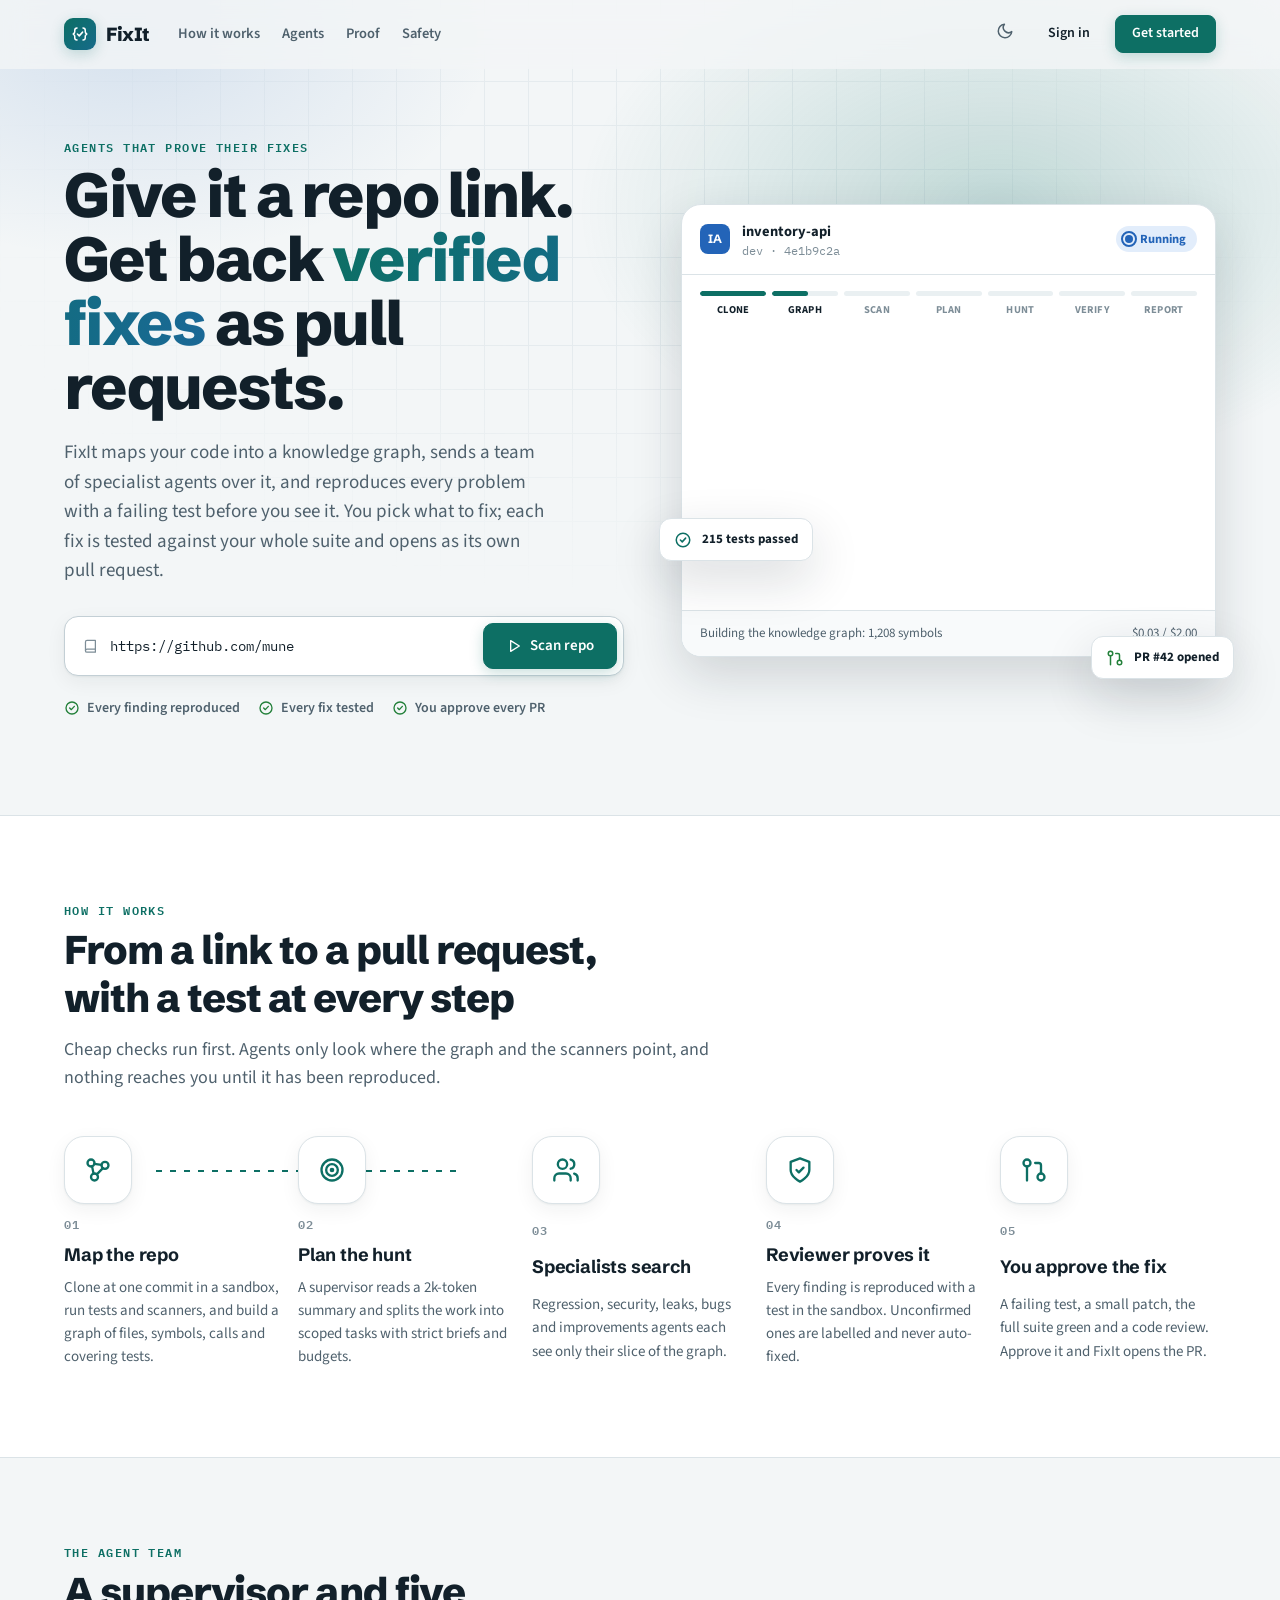
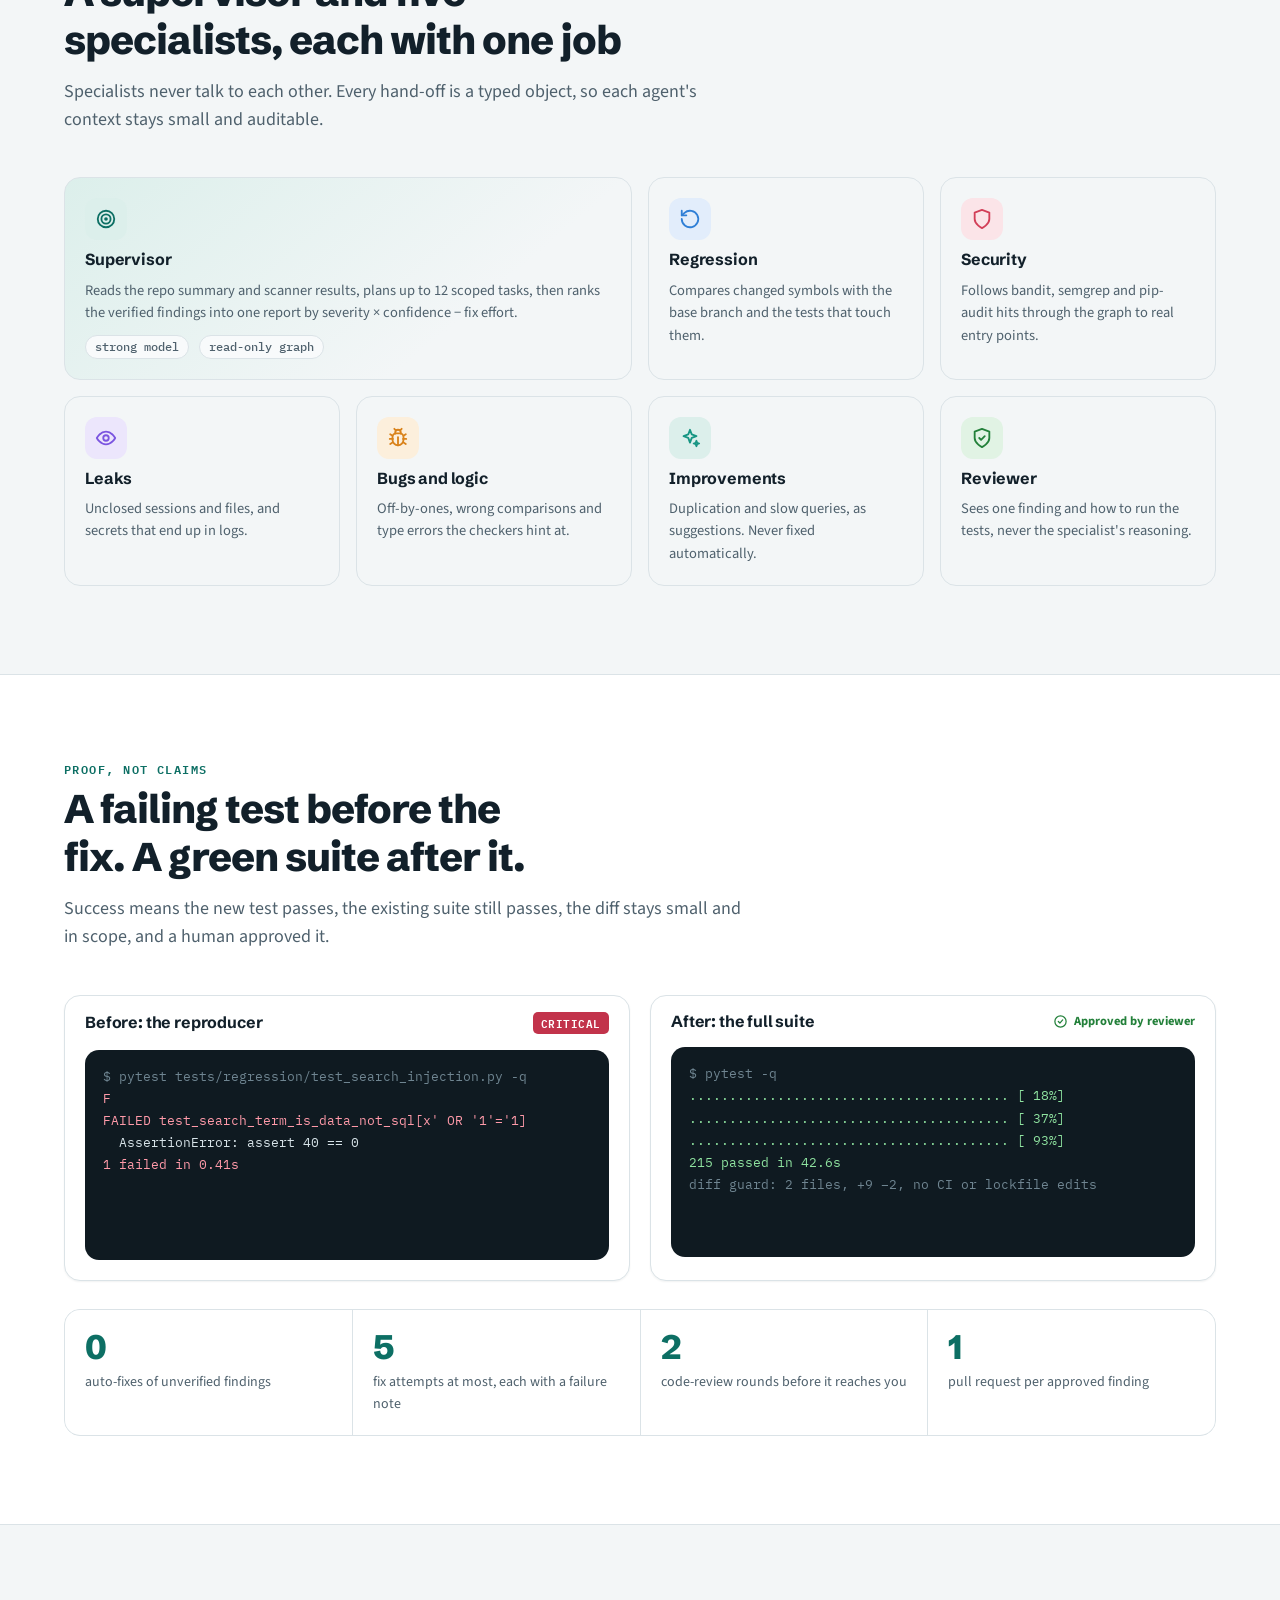
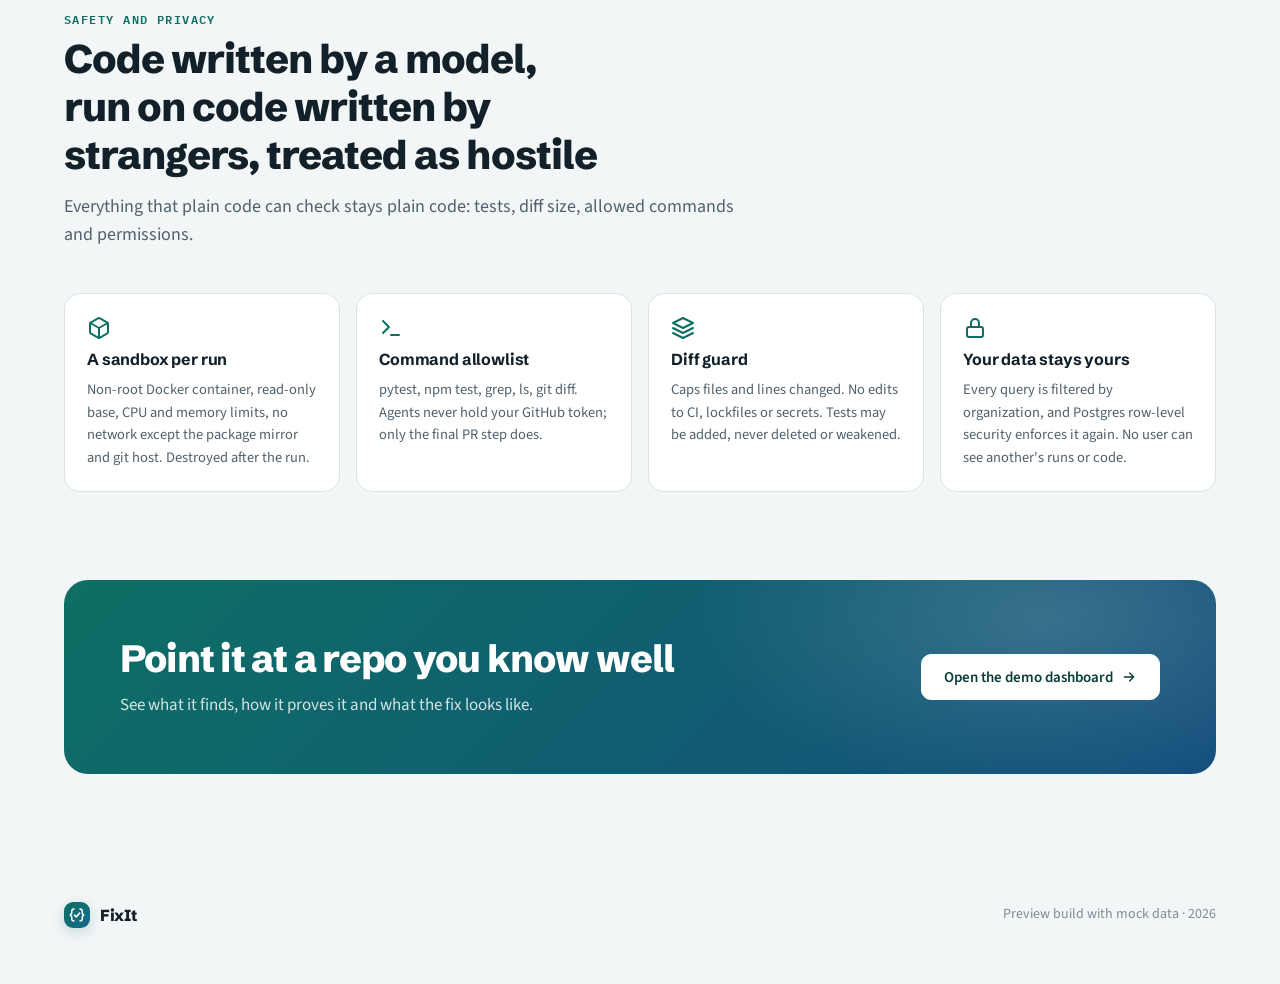
<file: index.html>
<!doctype html>
<html lang="en">
  <head>
    <meta charset="utf-8" />
    <meta name="viewport" content="width=device-width, initial-scale=1" />
    <title>FixIt · Verified bug fixes as pull requests</title>
    <meta name="description" content="Give FixIt a repo link. A team of agents finds problems, proves each one with a test, and opens one pull request per fix you approve." />
    <link rel="icon" href="assets/img/favicon.svg" type="image/svg+xml" />
    <link rel="preconnect" href="https://fonts.googleapis.com" />
    <link rel="preconnect" href="https://fonts.gstatic.com" crossorigin />
    <link rel="stylesheet" href="https://fonts.googleapis.com/css2?family=IBM+Plex+Mono:wght@400;500;600&family=Schibsted+Grotesk:wght@500;700;800&family=Source+Sans+3:wght@400;600;700&display=swap" />
    <link rel="stylesheet" href="assets/css/main.css" />
    <link rel="stylesheet" href="assets/css/landing.css" />
    <script>try{var t=localStorage.getItem("fixit.theme");if(t)document.documentElement.setAttribute("data-theme",t)}catch(e){}</script>
  </head>
  <body class="site">
    <header class="site-nav" id="site-nav">
      <div class="inner">
        <a class="brand" href="index.html"><span class="brand-mark"><i data-icon="logo"></i></span>FixIt</a>
        <nav class="links" aria-label="Sections">
          <a href="#how">How it works</a>
          <a href="#team">Agents</a>
          <a href="#proof">Proof</a>
          <a href="#safety">Safety</a>
        </nav>
        <div class="cta">
          <button class="icon-btn" data-toggle-theme aria-label="Switch theme"><span data-theme-icon><i data-icon="moon"></i></span></button>
          <a class="btn btn-ghost" href="signin.html">Sign in</a>
          <a class="btn btn-primary" href="signin.html?mode=signup">Get started</a>
        </div>
      </div>
    </header>

    <main>
      <section class="hero">
        <div class="wrap hero-grid">
          <div>
            <div class="eyebrow">Agents that prove their fixes</div>
            <h1>Give it a repo link.<br />Get back <span class="accent">verified fixes</span> as pull requests.</h1>
            <p class="lede">FixIt maps your code into a knowledge graph, sends a team of specialist agents over it, and reproduces every problem with a failing test before you see it. You pick what to fix; each fix is tested against your whole suite and opens as its own pull request.</p>

            <form class="hero-form" id="hero-form" action="signin.html">
              <label class="input-group">
                <span class="addon"><i data-icon="gitRepo"></i></span>
                <input class="input" id="hero-url" aria-label="Repository URL" placeholder="https://github.com/owner/repo" autocomplete="off" />
              </label>
              <button class="btn btn-primary btn-lg" type="submit"><i data-icon="play"></i>Scan repo</button>
            </form>

            <div class="proof-row">
              <span><i data-icon="checkCircle"></i>Every finding reproduced</span>
              <span><i data-icon="checkCircle"></i>Every fix tested</span>
              <span><i data-icon="checkCircle"></i>You approve every PR</span>
            </div>
          </div>

          <div class="demo" aria-label="Example run">
            <div class="demo-badge tests"><i data-icon="checkCircle"></i><span>215 tests passed</span></div>
            <div class="demo-card">
              <div class="demo-top">
                <span class="repo-avatar" style="background:#2364b8">IA</span>
                <div class="repo">inventory-api<span>dev · 4e1b9c2a</span></div>
                <span class="pill pill-running is-live" id="demo-pill"><span class="dot"></span><span id="demo-status">Running</span></span>
              </div>
              <div class="demo-phases" id="demo-phases"></div>
              <div class="demo-list" id="demo-list"></div>
              <div class="demo-foot"><span id="demo-step">Cloning into a sandbox…</span><span class="num" id="demo-cost">$0.00 / $2.00</span></div>
            </div>
            <div class="demo-badge pr"><i data-icon="pr"></i><span>PR #42 opened</span></div>
          </div>
        </div>
      </section>

      <section class="section alt" id="how">
        <div class="wrap">
          <div class="section-head reveal">
            <div class="eyebrow">How it works</div>
            <h2>From a link to a pull request, with a test at every step</h2>
            <p>Cheap checks run first. Agents only look where the graph and the scanners point, and nothing reaches you until it has been reproduced.</p>
          </div>
          <div class="flow">
            <svg class="flow-line" preserveAspectRatio="none" aria-hidden="true"><line x1="0" y1="1" x2="100%" y2="1" /></svg>
            <div class="flow-step reveal">
              <div class="flow-icon"><i data-icon="graph"></i></div>
              <span class="n">01</span>
              <h3>Map the repo</h3>
              <p>Clone at one commit in a sandbox, run tests and scanners, and build a graph of files, symbols, calls and covering tests.</p>
            </div>
            <div class="flow-step reveal">
              <div class="flow-icon"><i data-icon="target"></i></div>
              <span class="n">02</span>
              <h3>Plan the hunt</h3>
              <p>A supervisor reads a 2k-token summary and splits the work into scoped tasks with strict briefs and budgets.</p>
            </div>
            <div class="flow-step reveal">
              <div class="flow-icon"><i data-icon="users"></i></div>
              <span class="n">03</span>
              <h3>Specialists search</h3>
              <p>Regression, security, leaks, bugs and improvements agents each see only their slice of the graph.</p>
            </div>
            <div class="flow-step reveal">
              <div class="flow-icon"><i data-icon="shieldCheck"></i></div>
              <span class="n">04</span>
              <h3>Reviewer proves it</h3>
              <p>Every finding is reproduced with a test in the sandbox. Unconfirmed ones are labelled and never auto-fixed.</p>
            </div>
            <div class="flow-step reveal">
              <div class="flow-icon"><i data-icon="pr"></i></div>
              <span class="n">05</span>
              <h3>You approve the fix</h3>
              <p>A failing test, a small patch, the full suite green and a code review. Approve it and FixIt opens the PR.</p>
            </div>
          </div>
        </div>
      </section>

      <section class="section" id="team">
        <div class="wrap">
          <div class="section-head reveal">
            <div class="eyebrow">The agent team</div>
            <h2>A supervisor and five specialists, each with one job</h2>
            <p>Specialists never talk to each other. Every hand-off is a typed object, so each agent's context stays small and auditable.</p>
          </div>
          <div class="team">
            <div class="agent-tile lead reveal">
              <span class="ic" style="background:var(--accent-soft);color:var(--accent)"><i data-icon="target"></i></span>
              <h3>Supervisor</h3>
              <p>Reads the repo summary and scanner results, plans up to 12 scoped tasks, then ranks the verified findings into one report by severity × confidence − fix effort.</p>
              <div class="row"><span class="chip chip-mono">strong model</span><span class="chip chip-mono">read-only graph</span></div>
            </div>
            <div class="agent-tile reveal">
              <span class="ic" style="background:var(--info-soft);color:var(--cat-regression)"><i data-icon="replay"></i></span>
              <h3>Regression</h3>
              <p>Compares changed symbols with the base branch and the tests that touch them.</p>
            </div>
            <div class="agent-tile reveal">
              <span class="ic" style="background:var(--danger-soft);color:var(--cat-security)"><i data-icon="shield"></i></span>
              <h3>Security</h3>
              <p>Follows bandit, semgrep and pip-audit hits through the graph to real entry points.</p>
            </div>
            <div class="agent-tile reveal">
              <span class="ic" style="background:var(--violet-soft);color:var(--cat-leak)"><i data-icon="eye"></i></span>
              <h3>Leaks</h3>
              <p>Unclosed sessions and files, and secrets that end up in logs.</p>
            </div>
            <div class="agent-tile reveal">
              <span class="ic" style="background:var(--warn-soft);color:var(--cat-bug)"><i data-icon="bug"></i></span>
              <h3>Bugs and logic</h3>
              <p>Off-by-ones, wrong comparisons and type errors the checkers hint at.</p>
            </div>
            <div class="agent-tile reveal">
              <span class="ic" style="background:var(--accent-soft);color:var(--cat-improvement)"><i data-icon="sparkles"></i></span>
              <h3>Improvements</h3>
              <p>Duplication and slow queries, as suggestions. Never fixed automatically.</p>
            </div>
            <div class="agent-tile reveal">
              <span class="ic" style="background:var(--ok-soft);color:var(--ok)"><i data-icon="shieldCheck"></i></span>
              <h3>Reviewer</h3>
              <p>Sees one finding and how to run the tests, never the specialist's reasoning.</p>
            </div>
          </div>
        </div>
      </section>

      <section class="section alt" id="proof">
        <div class="wrap">
          <div class="section-head reveal">
            <div class="eyebrow">Proof, not claims</div>
            <h2>A failing test before the fix. A green suite after it.</h2>
            <p>Success means the new test passes, the existing suite still passes, the diff stays small and in scope, and a human approved it.</p>
          </div>
          <div class="proof">
            <div class="card reveal">
              <div class="card-head"><h2>Before: the reproducer</h2><span class="sev sev-critical">critical</span></div>
              <div class="card-body">
                <div class="test-run" id="test-before">
                  <div class="dim">$ pytest tests/regression/test_search_injection.py -q</div>
                  <div class="bad">F</div>
                  <div class="bad">FAILED test_search_term_is_data_not_sql[x' OR '1'='1]</div>
                  <div>&nbsp;&nbsp;AssertionError: assert 40 == 0</div>
                  <div class="bad">1 failed in 0.41s</div>
                </div>
              </div>
            </div>
            <div class="card reveal">
              <div class="card-head"><h2>After: the full suite</h2><span class="verdict verdict-confirmed"><i data-icon="checkCircle"></i>Approved by reviewer</span></div>
              <div class="card-body">
                <div class="test-run">
                  <div class="dim">$ pytest -q</div>
                  <div class="ok">........................................ [ 18%]</div>
                  <div class="ok">........................................ [ 37%]</div>
                  <div class="ok">........................................ [ 93%]</div>
                  <div class="ok">215 passed in 42.6s</div>
                  <div class="dim">diff guard: 2 files, +9 −2, no CI or lockfile edits</div>
                </div>
              </div>
            </div>
          </div>
          <div class="stat-strip reveal">
            <div><b data-count="0">0</b><span>auto-fixes of unverified findings</span></div>
            <div><b data-count="5">5</b><span>fix attempts at most, each with a failure note</span></div>
            <div><b data-count="2">2</b><span>code-review rounds before it reaches you</span></div>
            <div><b data-count="1">1</b><span>pull request per approved finding</span></div>
          </div>
        </div>
      </section>

      <section class="section" id="safety">
        <div class="wrap">
          <div class="section-head reveal">
            <div class="eyebrow">Safety and privacy</div>
            <h2>Code written by a model, run on code written by strangers, treated as hostile</h2>
            <p>Everything that plain code can check stays plain code: tests, diff size, allowed commands and permissions.</p>
          </div>
          <div class="safety">
            <div class="box reveal"><i data-icon="box"></i><h3>A sandbox per run</h3><p>Non-root Docker container, read-only base, CPU and memory limits, no network except the package mirror and git host. Destroyed after the run.</p></div>
            <div class="box reveal"><i data-icon="terminal"></i><h3>Command allowlist</h3><p>pytest, npm test, grep, ls, git diff. Agents never hold your GitHub token; only the final PR step does.</p></div>
            <div class="box reveal"><i data-icon="layers"></i><h3>Diff guard</h3><p>Caps files and lines changed. No edits to CI, lockfiles or secrets. Tests may be added, never deleted or weakened.</p></div>
            <div class="box reveal"><i data-icon="lock"></i><h3>Your data stays yours</h3><p>Every query is filtered by organization, and Postgres row-level security enforces it again. No user can see another's runs or code.</p></div>
          </div>
        </div>
      </section>

      <section class="section" style="padding-top:0">
        <div class="wrap">
          <div class="cta-band reveal">
            <div>
              <h2>Point it at a repo you know well</h2>
              <p>See what it finds, how it proves it and what the fix looks like.</p>
            </div>
            <a class="btn btn-lg" href="dashboard.html">Open the demo dashboard<i data-icon="arrowRight"></i></a>
          </div>
        </div>
      </section>
    </main>

    <footer class="site-foot">
      <div class="wrap inner">
        <a class="brand" href="index.html" style="font-size:16px"><span class="brand-mark" style="width:26px;height:26px"><i data-icon="logo"></i></span>FixIt</a>
        <span>Preview build with mock data · <span id="year"></span></span>
      </div>
    </footer>

    <script src="assets/js/mock-data.js"></script>
    <script src="assets/js/api.js"></script>
    <script src="assets/js/ui.js"></script>
    <script src="assets/js/pages/landing.js"></script>
  </body>
</html>
</file>
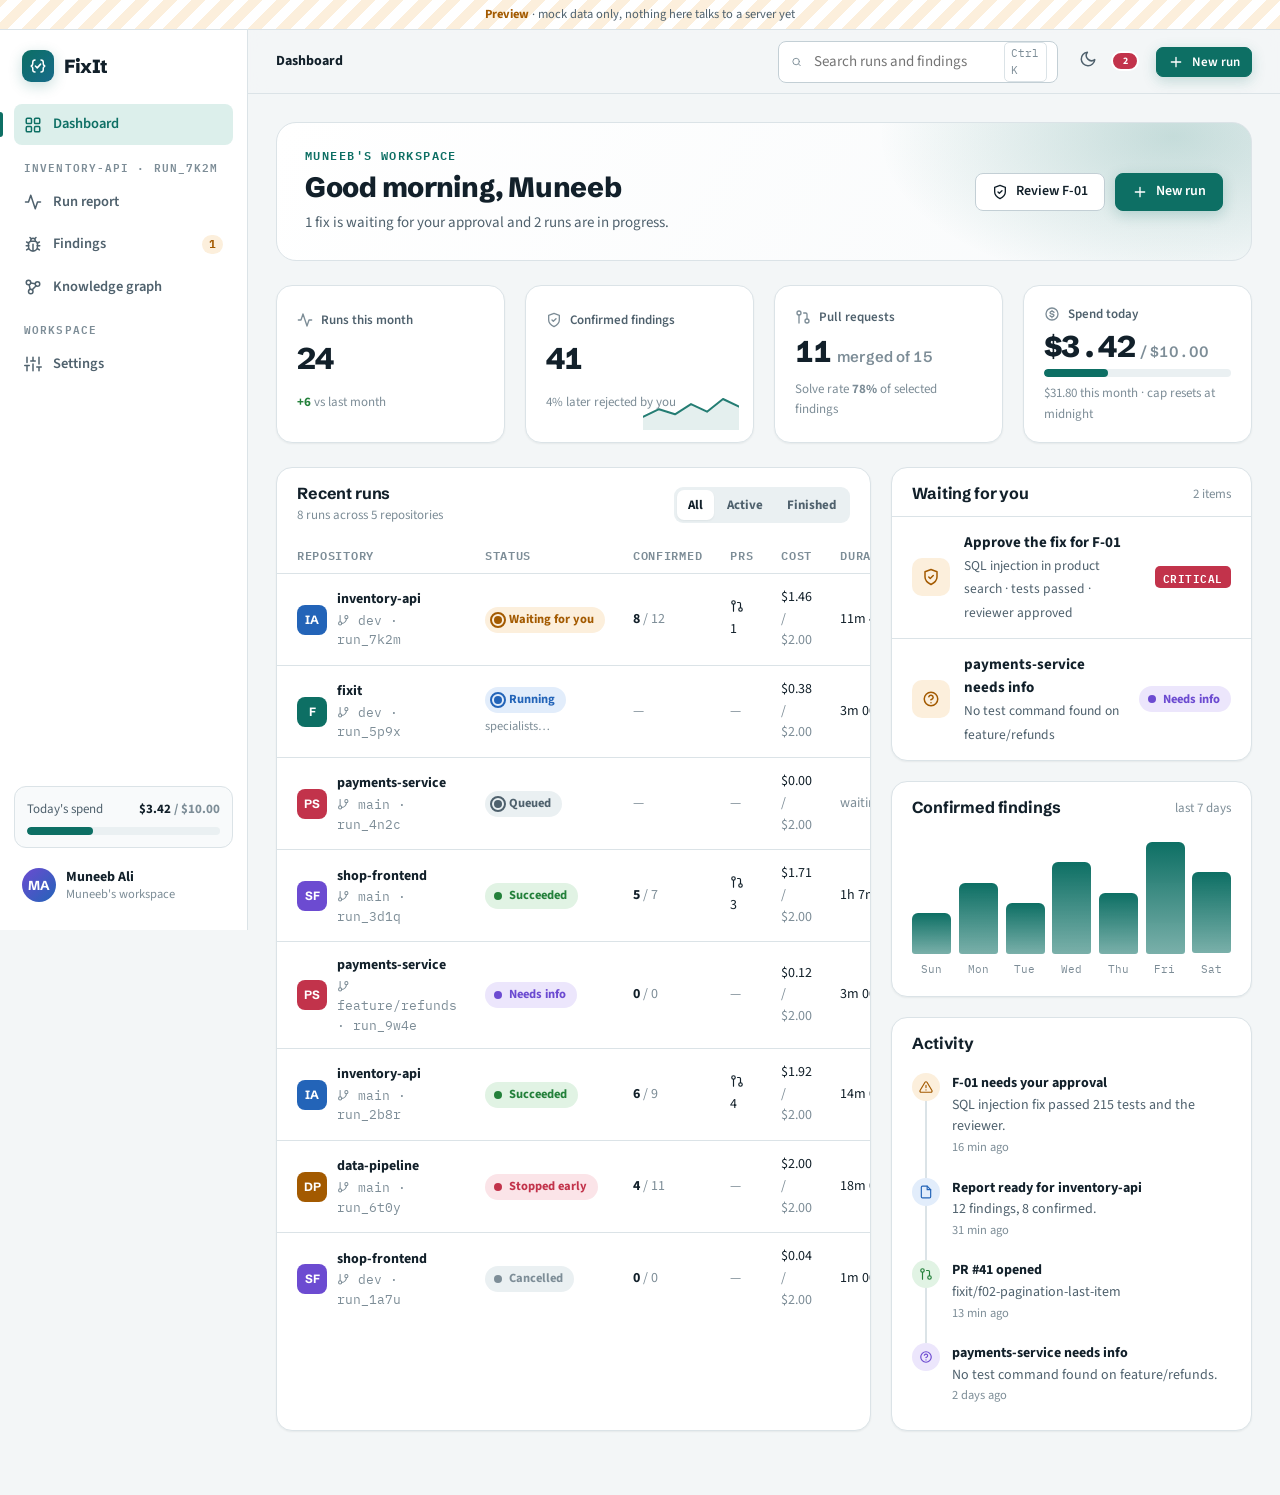
<file: dashboard.html>
<!doctype html>
<html lang="en">
  <head>
    <meta charset="utf-8" />
    <meta name="viewport" content="width=device-width, initial-scale=1" />
    <title>Dashboard · FixIt</title>
    <link rel="icon" href="assets/img/favicon.svg" type="image/svg+xml" />
    <link rel="preconnect" href="https://fonts.googleapis.com" />
    <link rel="preconnect" href="https://fonts.gstatic.com" crossorigin />
    <link rel="stylesheet" href="https://fonts.googleapis.com/css2?family=IBM+Plex+Mono:wght@400;500;600&family=Schibsted+Grotesk:wght@500;700;800&family=Source+Sans+3:wght@400;600;700&display=swap" />
    <link rel="stylesheet" href="assets/css/main.css" />
    <link rel="stylesheet" href="assets/css/pages.css" />
    <script>try{var t=localStorage.getItem("fixit.theme");if(t)document.documentElement.setAttribute("data-theme",t)}catch(e){}</script>
  </head>
  <body>
    <noscript>This preview needs JavaScript to render its mock data.</noscript>
    <script src="assets/js/mock-data.js"></script>
    <script src="assets/js/api.js"></script>
    <script src="assets/js/ui.js"></script>
    <script src="assets/js/pages/dashboard.js"></script>
  </body>
</html>
</file>
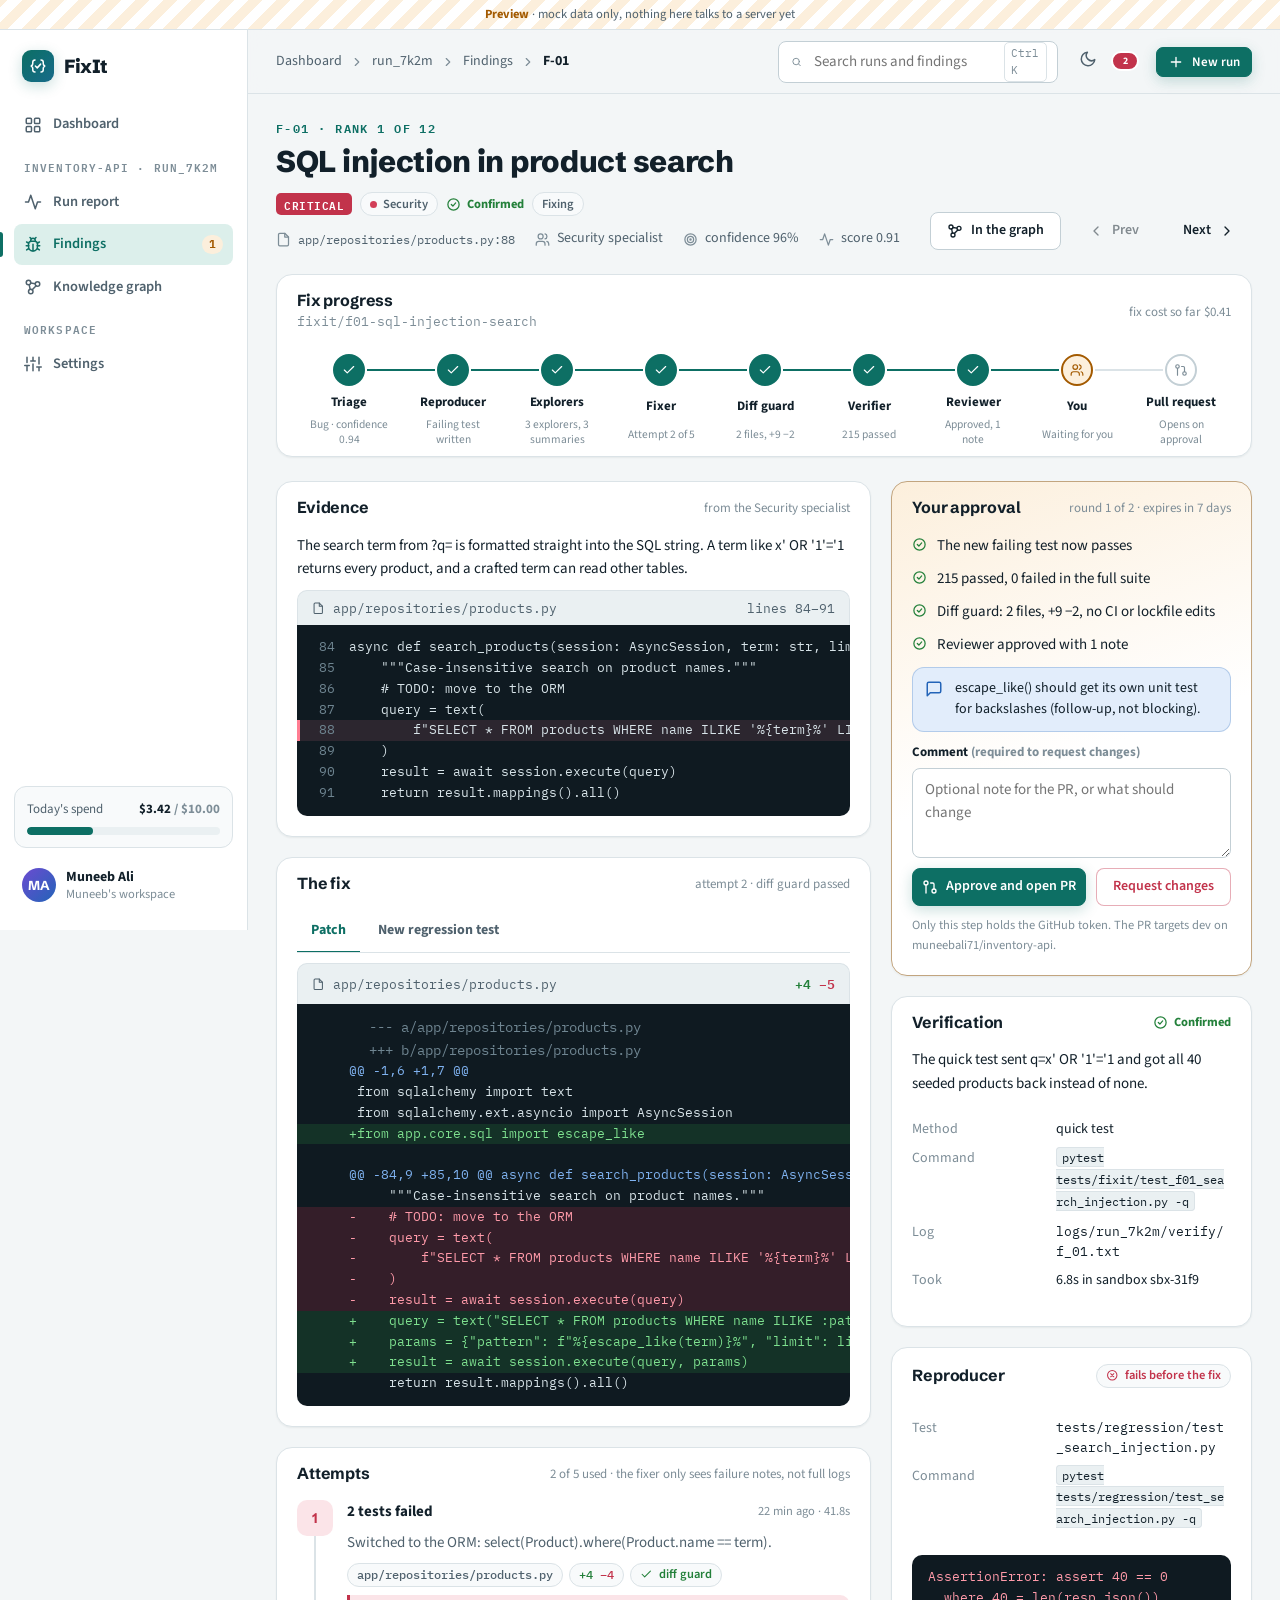
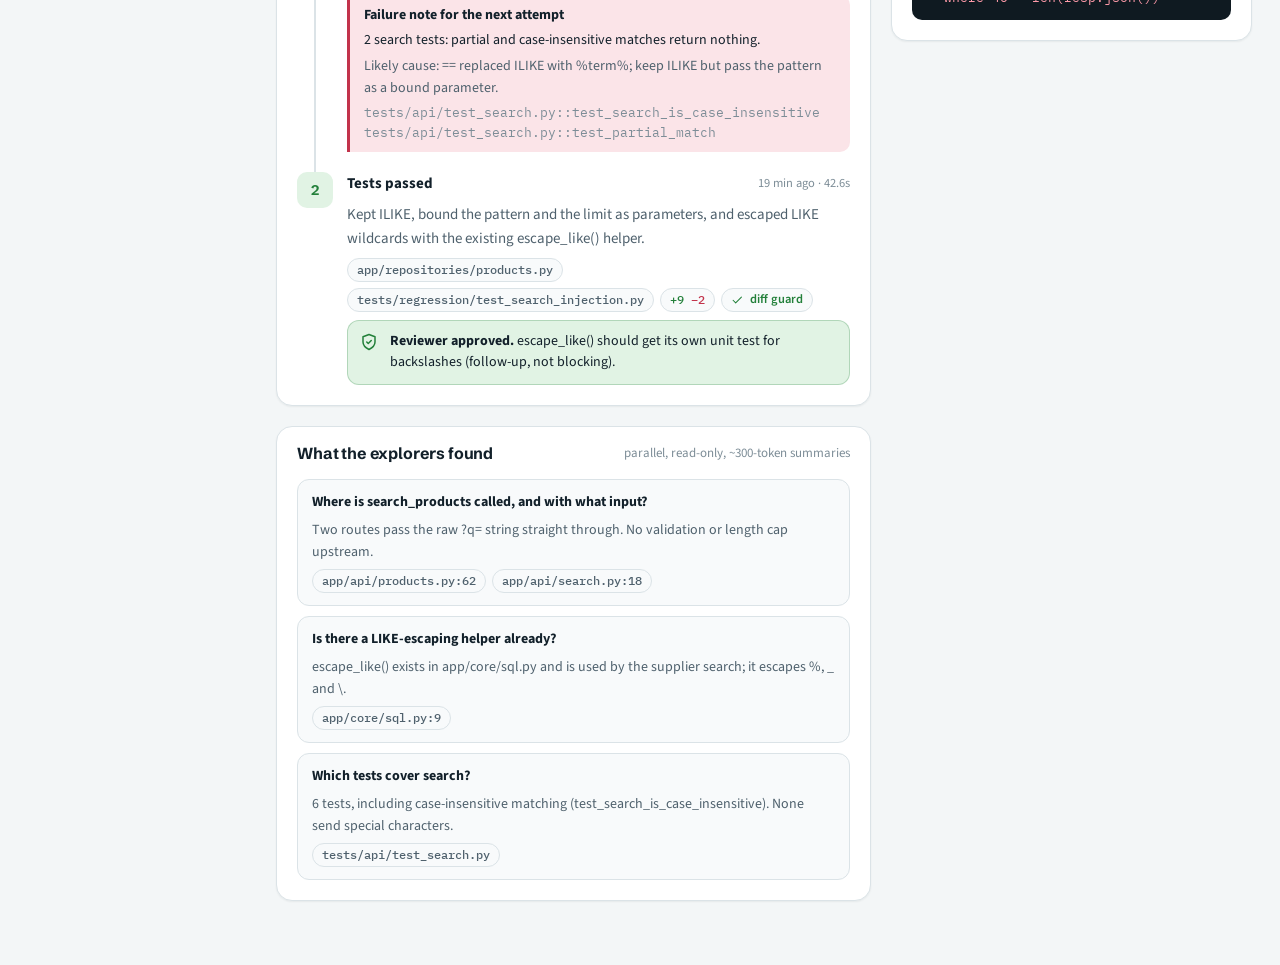
<file: finding.html>
<!doctype html>
<html lang="en">
  <head>
    <meta charset="utf-8" />
    <meta name="viewport" content="width=device-width, initial-scale=1" />
    <title>Finding · FixIt</title>
    <link rel="icon" href="assets/img/favicon.svg" type="image/svg+xml" />
    <link rel="preconnect" href="https://fonts.googleapis.com" />
    <link rel="preconnect" href="https://fonts.gstatic.com" crossorigin />
    <link rel="stylesheet" href="https://fonts.googleapis.com/css2?family=IBM+Plex+Mono:wght@400;500;600&family=Schibsted+Grotesk:wght@500;700;800&family=Source+Sans+3:wght@400;600;700&display=swap" />
    <link rel="stylesheet" href="assets/css/main.css" />
    <link rel="stylesheet" href="assets/css/pages.css" />
    <script>try{var t=localStorage.getItem("fixit.theme");if(t)document.documentElement.setAttribute("data-theme",t)}catch(e){}</script>
  </head>
  <body>
    <noscript>This preview needs JavaScript to render its mock data.</noscript>
    <script src="assets/js/mock-data.js"></script>
    <script src="assets/js/api.js"></script>
    <script src="assets/js/ui.js"></script>
    <script src="assets/js/pages/finding.js"></script>
  </body>
</html>
</file>
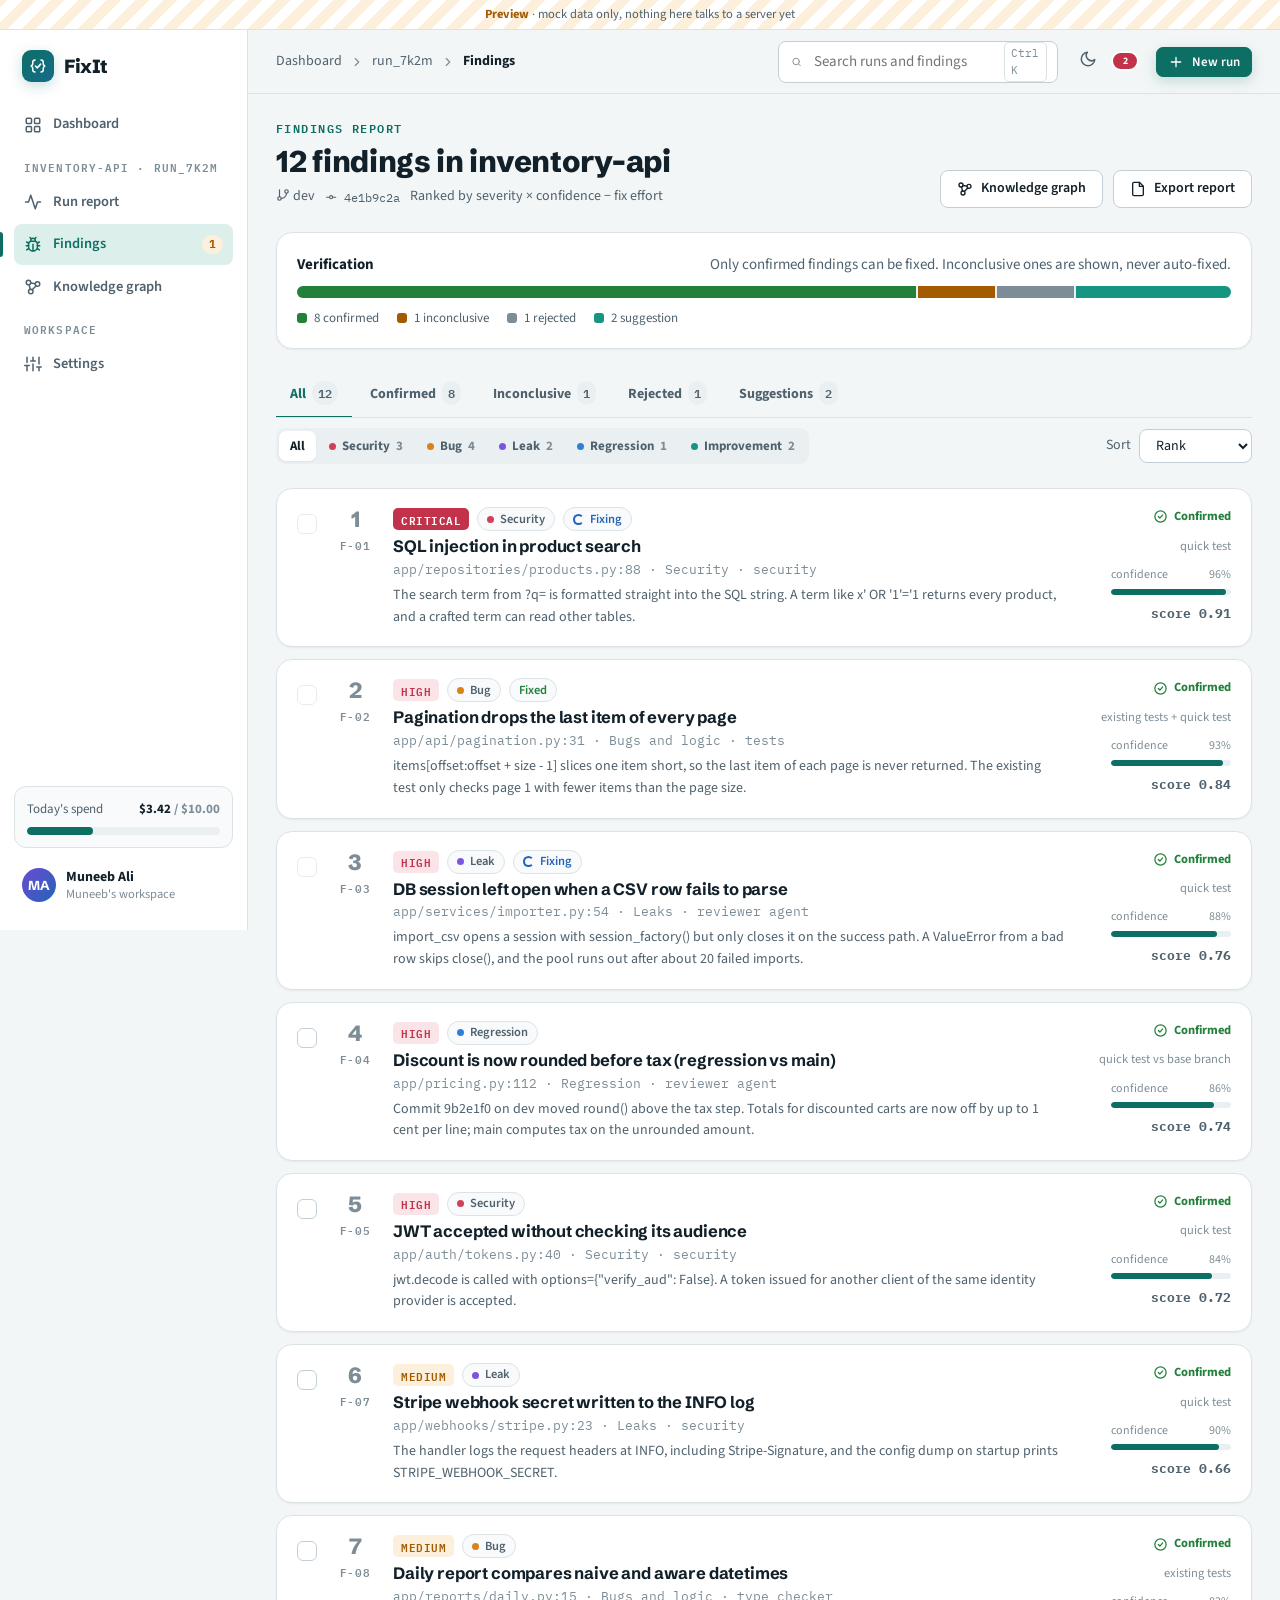
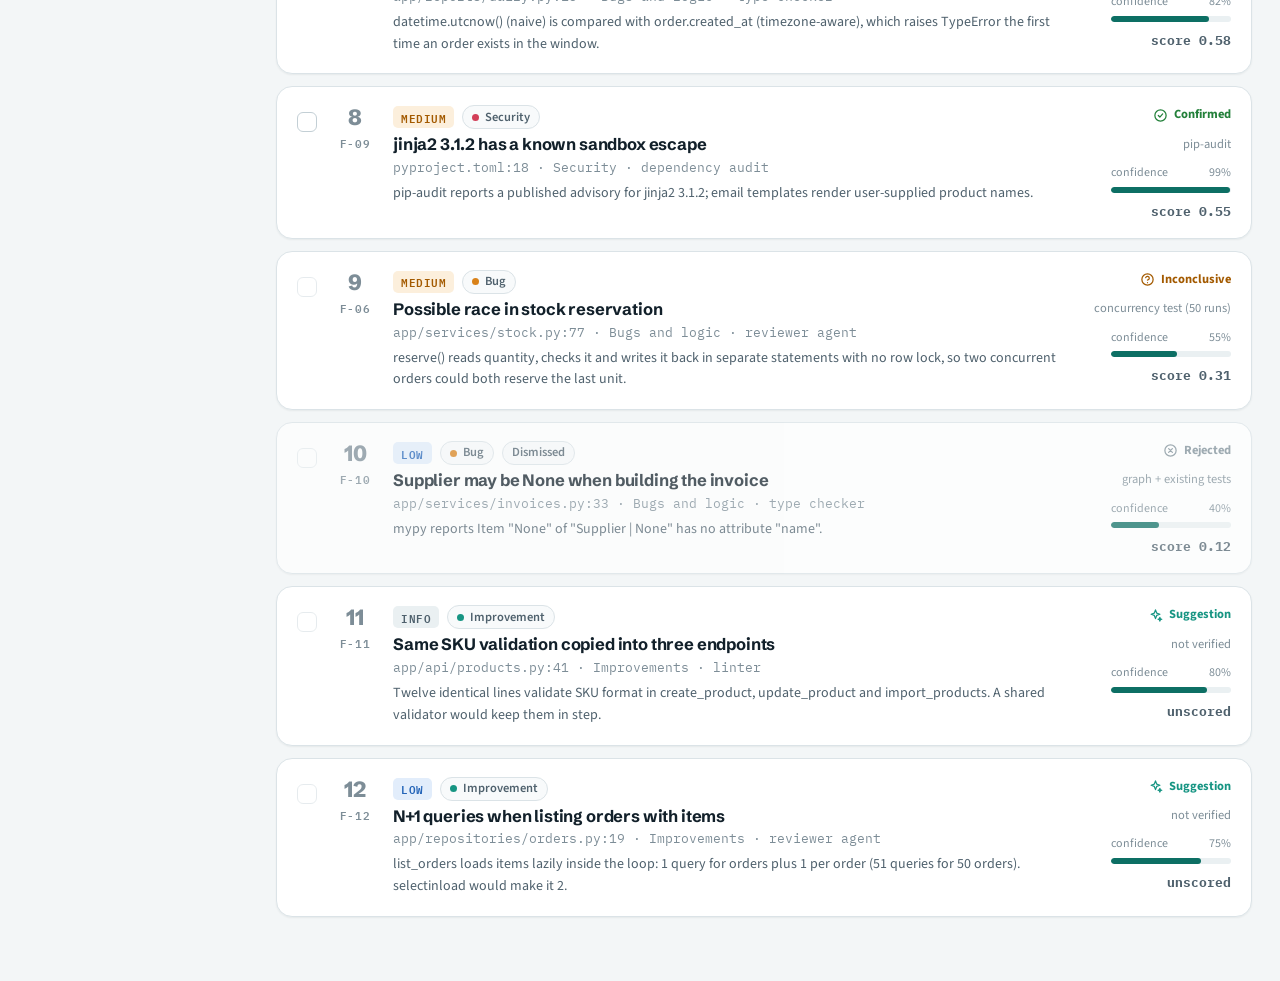
<file: findings.html>
<!doctype html>
<html lang="en">
  <head>
    <meta charset="utf-8" />
    <meta name="viewport" content="width=device-width, initial-scale=1" />
    <title>Findings · FixIt</title>
    <link rel="icon" href="assets/img/favicon.svg" type="image/svg+xml" />
    <link rel="preconnect" href="https://fonts.googleapis.com" />
    <link rel="preconnect" href="https://fonts.gstatic.com" crossorigin />
    <link rel="stylesheet" href="https://fonts.googleapis.com/css2?family=IBM+Plex+Mono:wght@400;500;600&family=Schibsted+Grotesk:wght@500;700;800&family=Source+Sans+3:wght@400;600;700&display=swap" />
    <link rel="stylesheet" href="assets/css/main.css" />
    <link rel="stylesheet" href="assets/css/pages.css" />
    <script>try{var t=localStorage.getItem("fixit.theme");if(t)document.documentElement.setAttribute("data-theme",t)}catch(e){}</script>
  </head>
  <body>
    <noscript>This preview needs JavaScript to render its mock data.</noscript>
    <script src="assets/js/mock-data.js"></script>
    <script src="assets/js/api.js"></script>
    <script src="assets/js/ui.js"></script>
    <script src="assets/js/pages/findings.js"></script>
  </body>
</html>
</file>
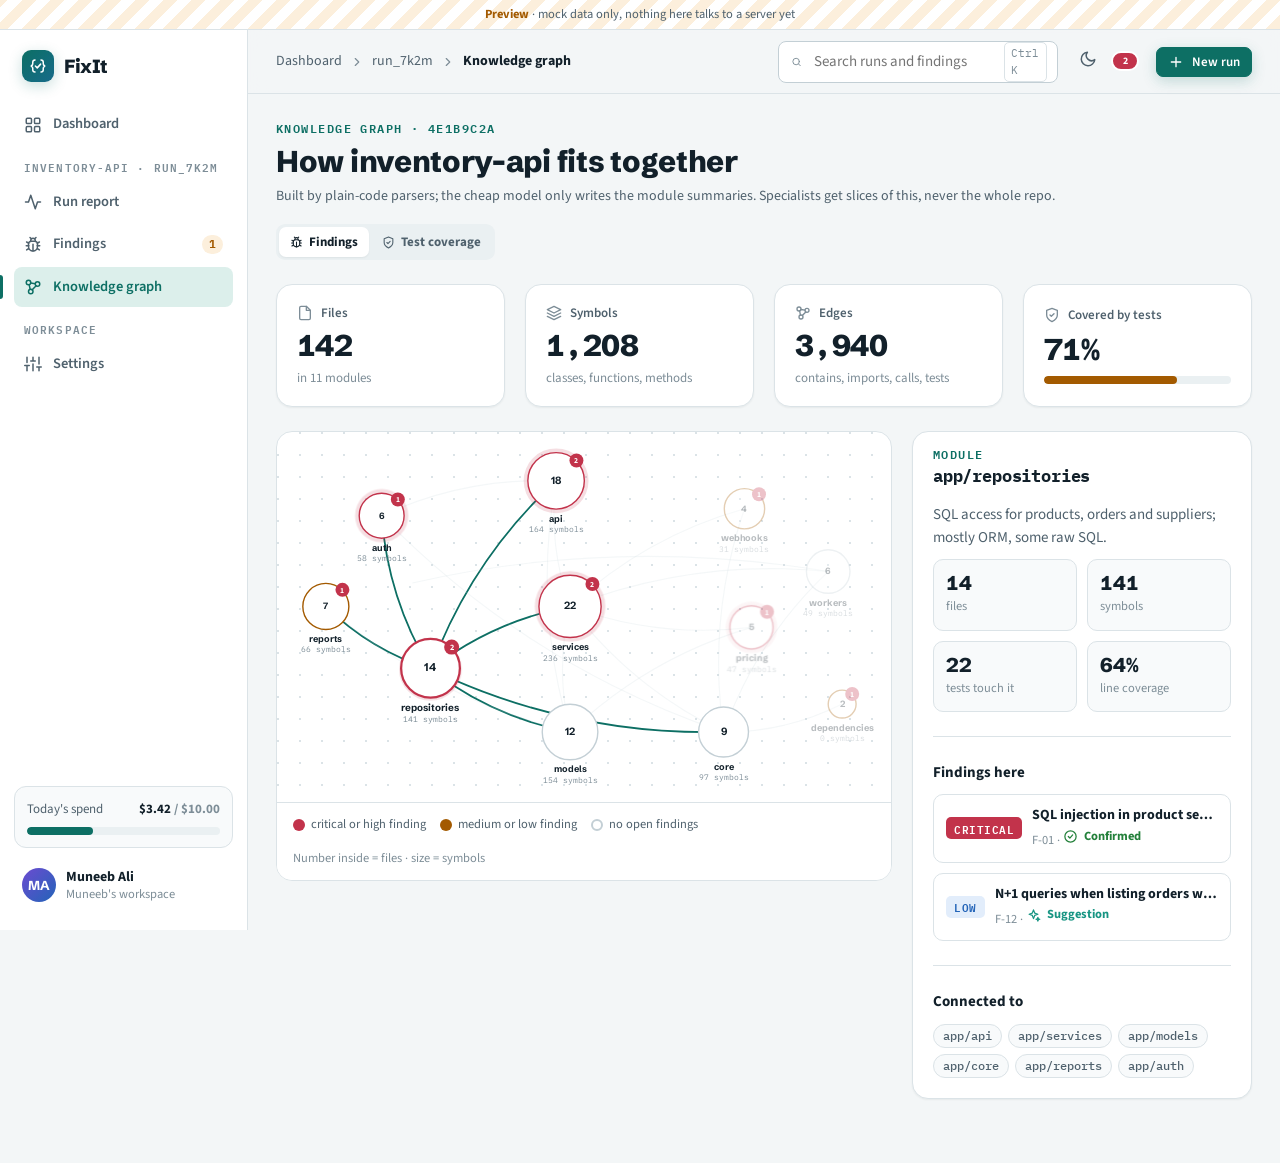
<file: graph.html>
<!doctype html>
<html lang="en">
  <head>
    <meta charset="utf-8" />
    <meta name="viewport" content="width=device-width, initial-scale=1" />
    <title>Knowledge graph · FixIt</title>
    <link rel="icon" href="assets/img/favicon.svg" type="image/svg+xml" />
    <link rel="preconnect" href="https://fonts.googleapis.com" />
    <link rel="preconnect" href="https://fonts.gstatic.com" crossorigin />
    <link rel="stylesheet" href="https://fonts.googleapis.com/css2?family=IBM+Plex+Mono:wght@400;500;600&family=Schibsted+Grotesk:wght@500;700;800&family=Source+Sans+3:wght@400;600;700&display=swap" />
    <link rel="stylesheet" href="assets/css/main.css" />
    <link rel="stylesheet" href="assets/css/pages.css" />
    <script>try{var t=localStorage.getItem("fixit.theme");if(t)document.documentElement.setAttribute("data-theme",t)}catch(e){}</script>
  </head>
  <body>
    <noscript>This preview needs JavaScript to render its mock data.</noscript>
    <script src="assets/js/mock-data.js"></script>
    <script src="assets/js/api.js"></script>
    <script src="assets/js/ui.js"></script>
    <script src="assets/js/pages/graph.js"></script>
  </body>
</html>
</file>
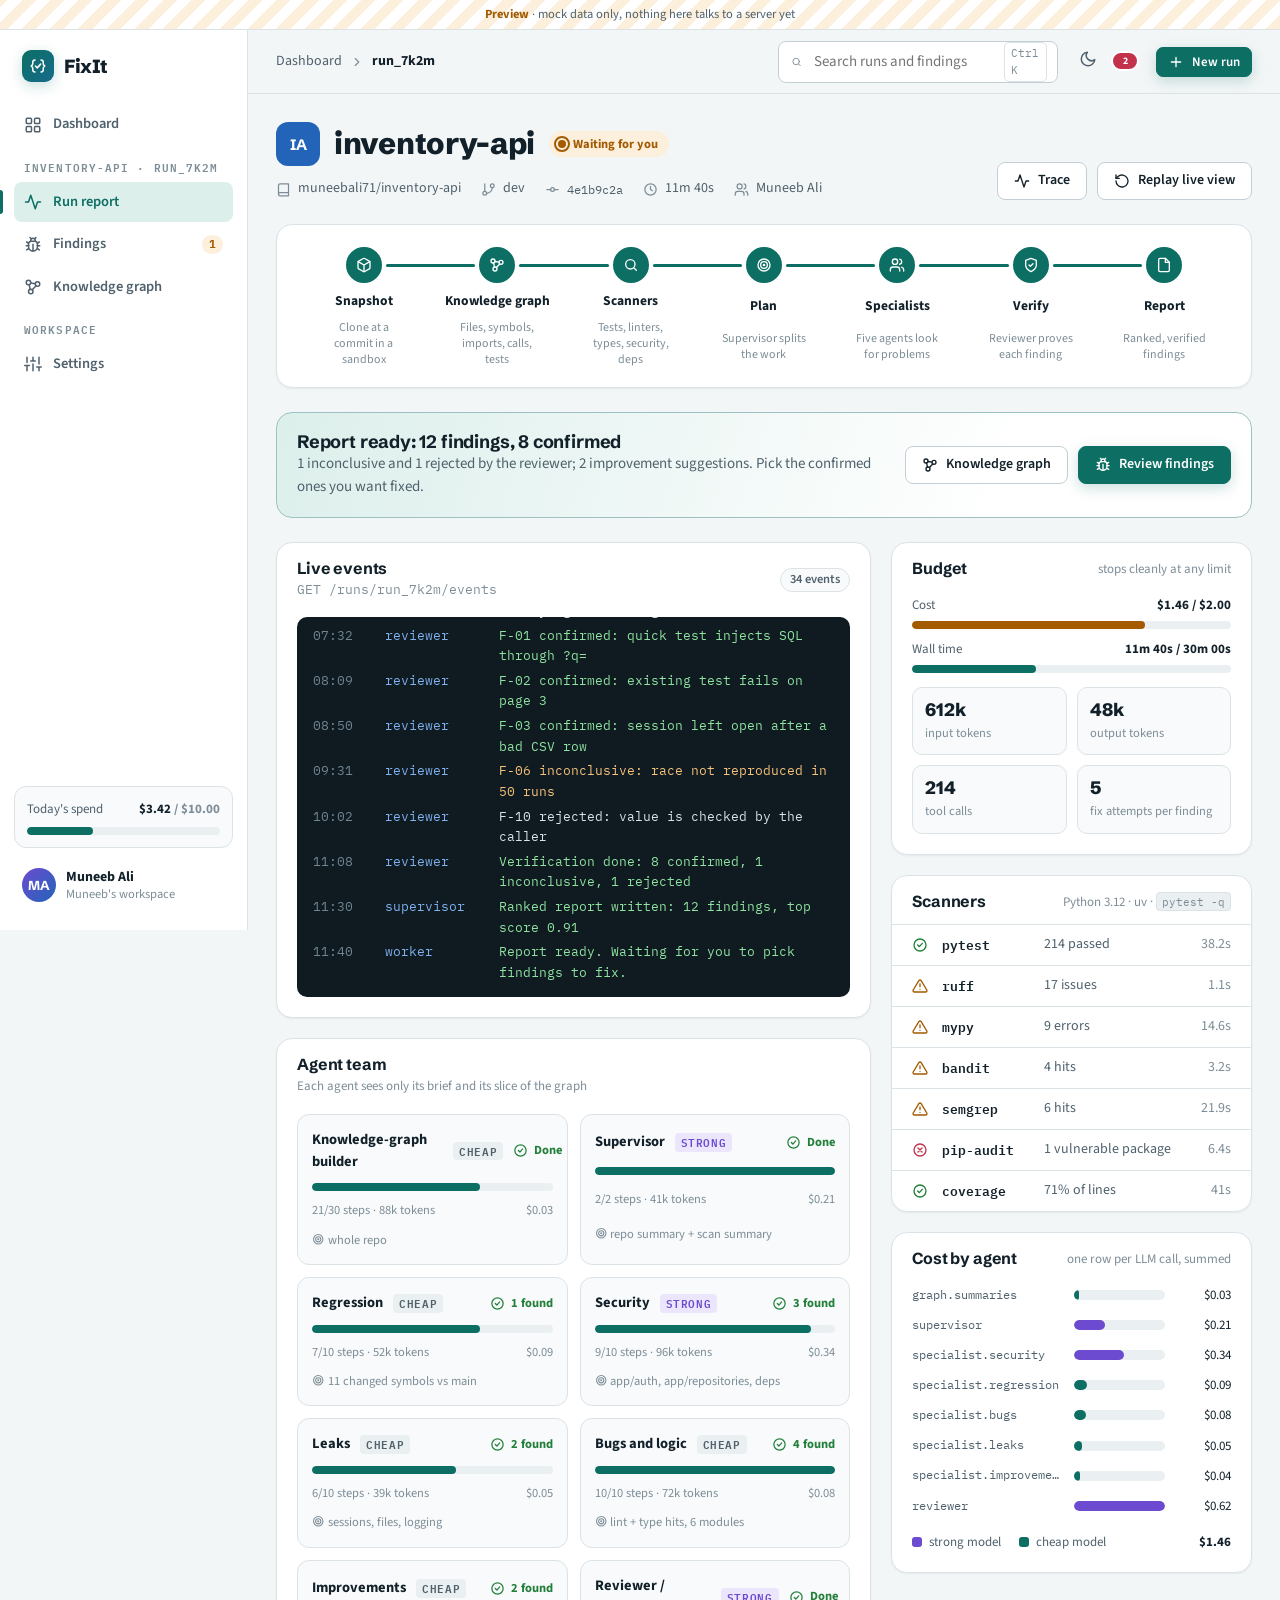
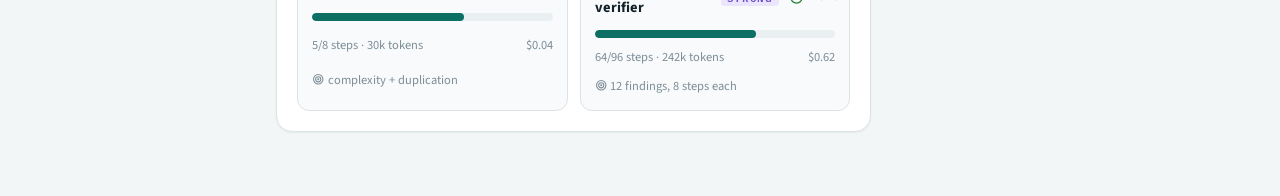
<file: run.html>
<!doctype html>
<html lang="en">
  <head>
    <meta charset="utf-8" />
    <meta name="viewport" content="width=device-width, initial-scale=1" />
    <title>Run · FixIt</title>
    <link rel="icon" href="assets/img/favicon.svg" type="image/svg+xml" />
    <link rel="preconnect" href="https://fonts.googleapis.com" />
    <link rel="preconnect" href="https://fonts.gstatic.com" crossorigin />
    <link rel="stylesheet" href="https://fonts.googleapis.com/css2?family=IBM+Plex+Mono:wght@400;500;600&family=Schibsted+Grotesk:wght@500;700;800&family=Source+Sans+3:wght@400;600;700&display=swap" />
    <link rel="stylesheet" href="assets/css/main.css" />
    <link rel="stylesheet" href="assets/css/pages.css" />
    <script>try{var t=localStorage.getItem("fixit.theme");if(t)document.documentElement.setAttribute("data-theme",t)}catch(e){}</script>
  </head>
  <body>
    <noscript>This preview needs JavaScript to render its mock data.</noscript>
    <script src="assets/js/mock-data.js"></script>
    <script src="assets/js/api.js"></script>
    <script src="assets/js/ui.js"></script>
    <script src="assets/js/pages/run.js"></script>
  </body>
</html>
</file>
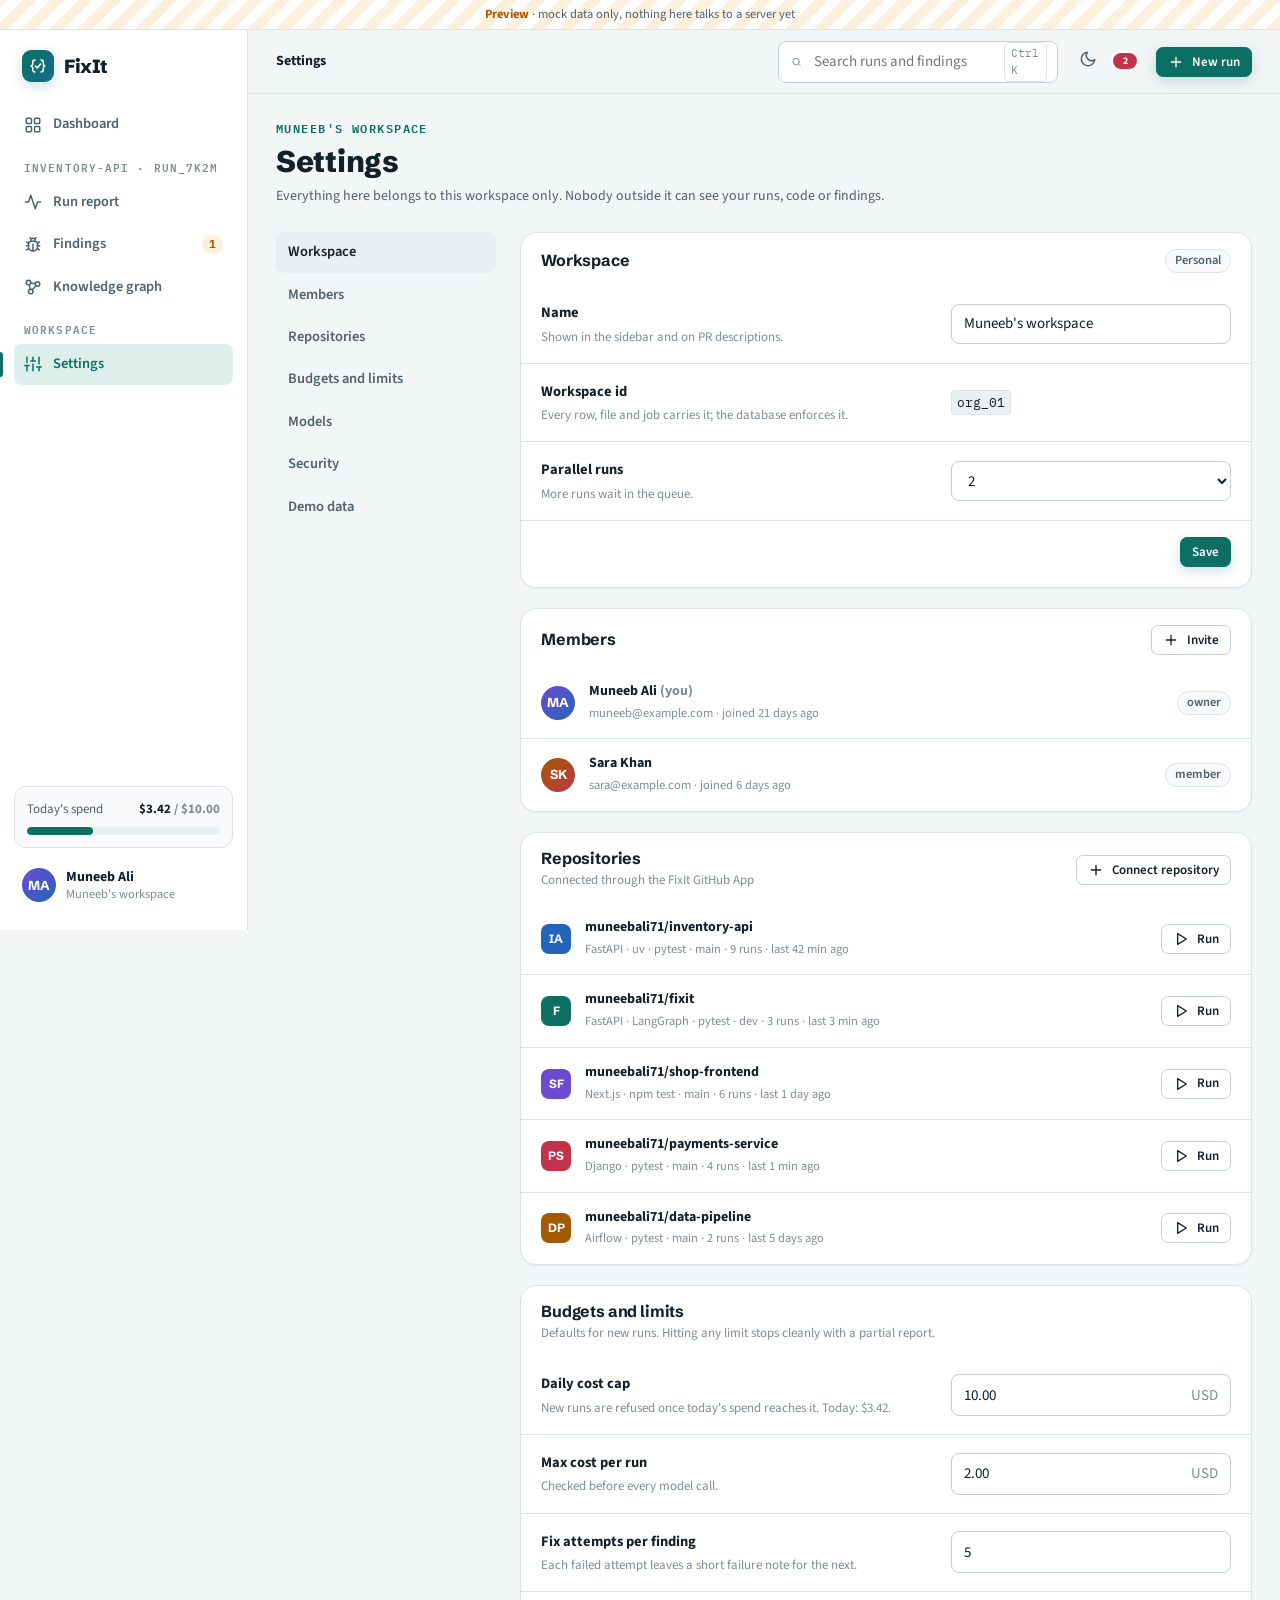
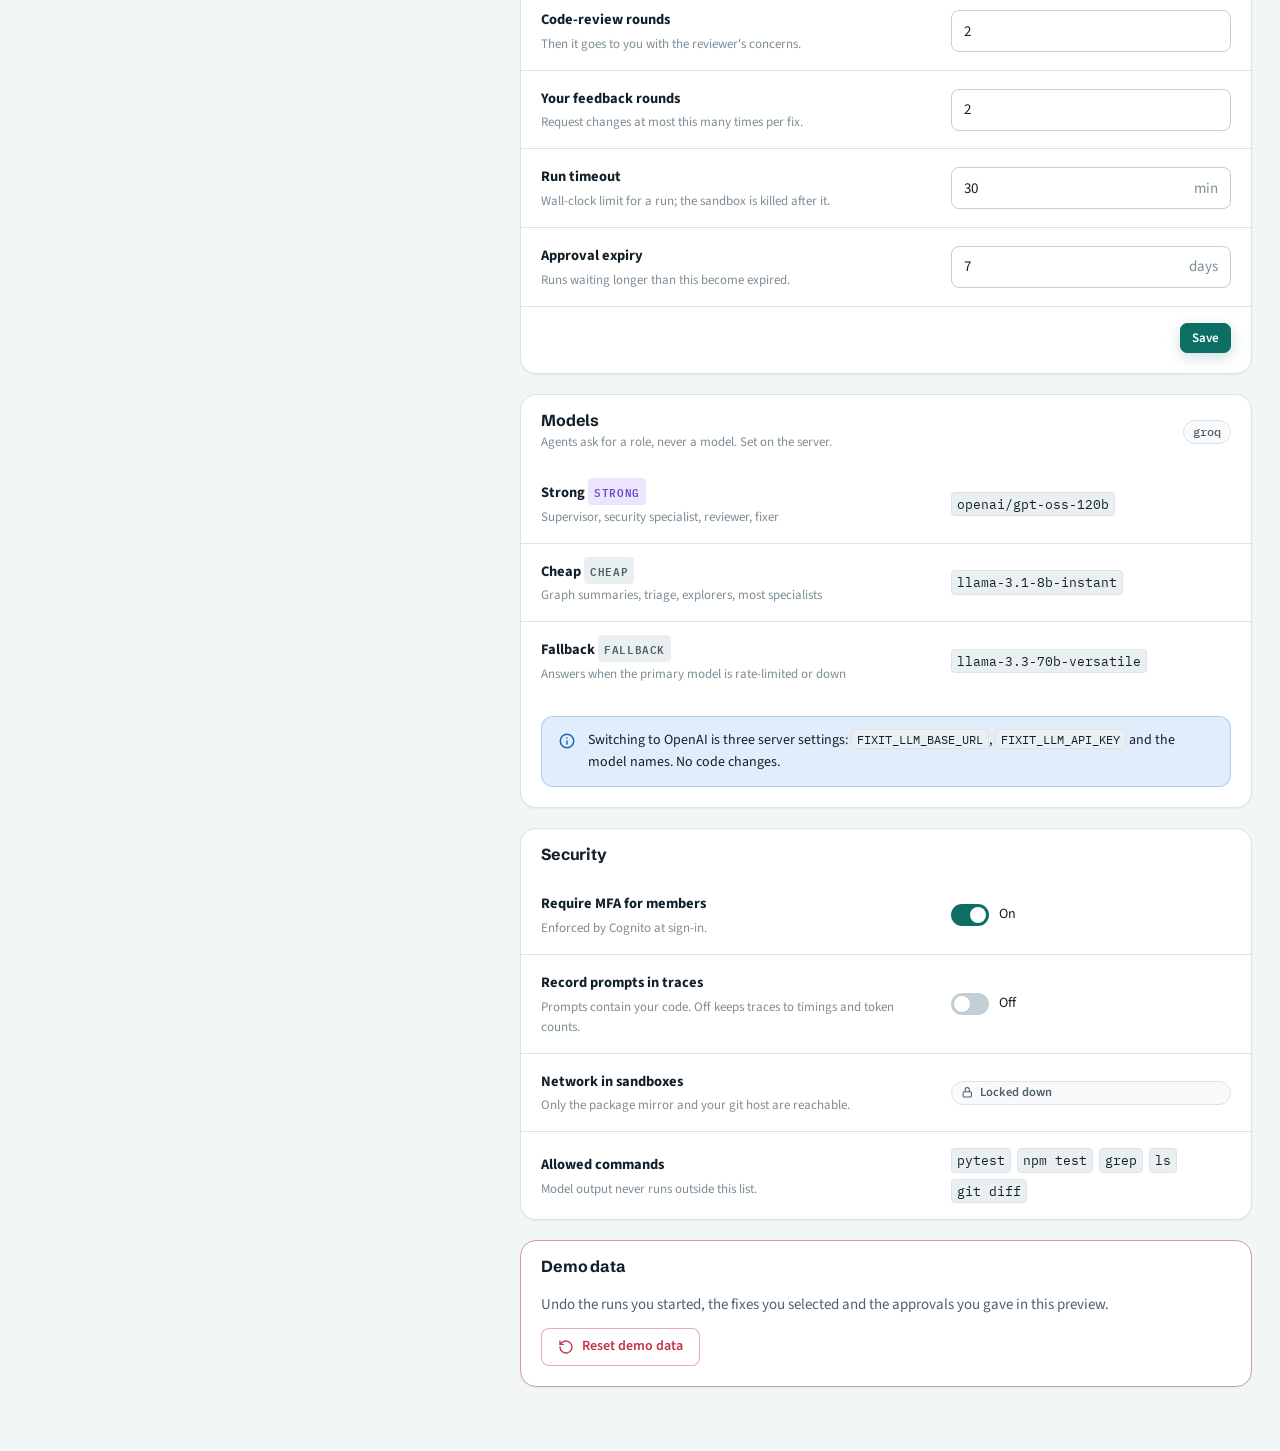
<file: settings.html>
<!doctype html>
<html lang="en">
  <head>
    <meta charset="utf-8" />
    <meta name="viewport" content="width=device-width, initial-scale=1" />
    <title>Settings · FixIt</title>
    <link rel="icon" href="assets/img/favicon.svg" type="image/svg+xml" />
    <link rel="preconnect" href="https://fonts.googleapis.com" />
    <link rel="preconnect" href="https://fonts.gstatic.com" crossorigin />
    <link rel="stylesheet" href="https://fonts.googleapis.com/css2?family=IBM+Plex+Mono:wght@400;500;600&family=Schibsted+Grotesk:wght@500;700;800&family=Source+Sans+3:wght@400;600;700&display=swap" />
    <link rel="stylesheet" href="assets/css/main.css" />
    <link rel="stylesheet" href="assets/css/pages.css" />
    <script>try{var t=localStorage.getItem("fixit.theme");if(t)document.documentElement.setAttribute("data-theme",t)}catch(e){}</script>
  </head>
  <body>
    <noscript>This preview needs JavaScript to render its mock data.</noscript>
    <script src="assets/js/mock-data.js"></script>
    <script src="assets/js/api.js"></script>
    <script src="assets/js/ui.js"></script>
    <script src="assets/js/pages/settings.js"></script>
  </body>
</html>
</file>
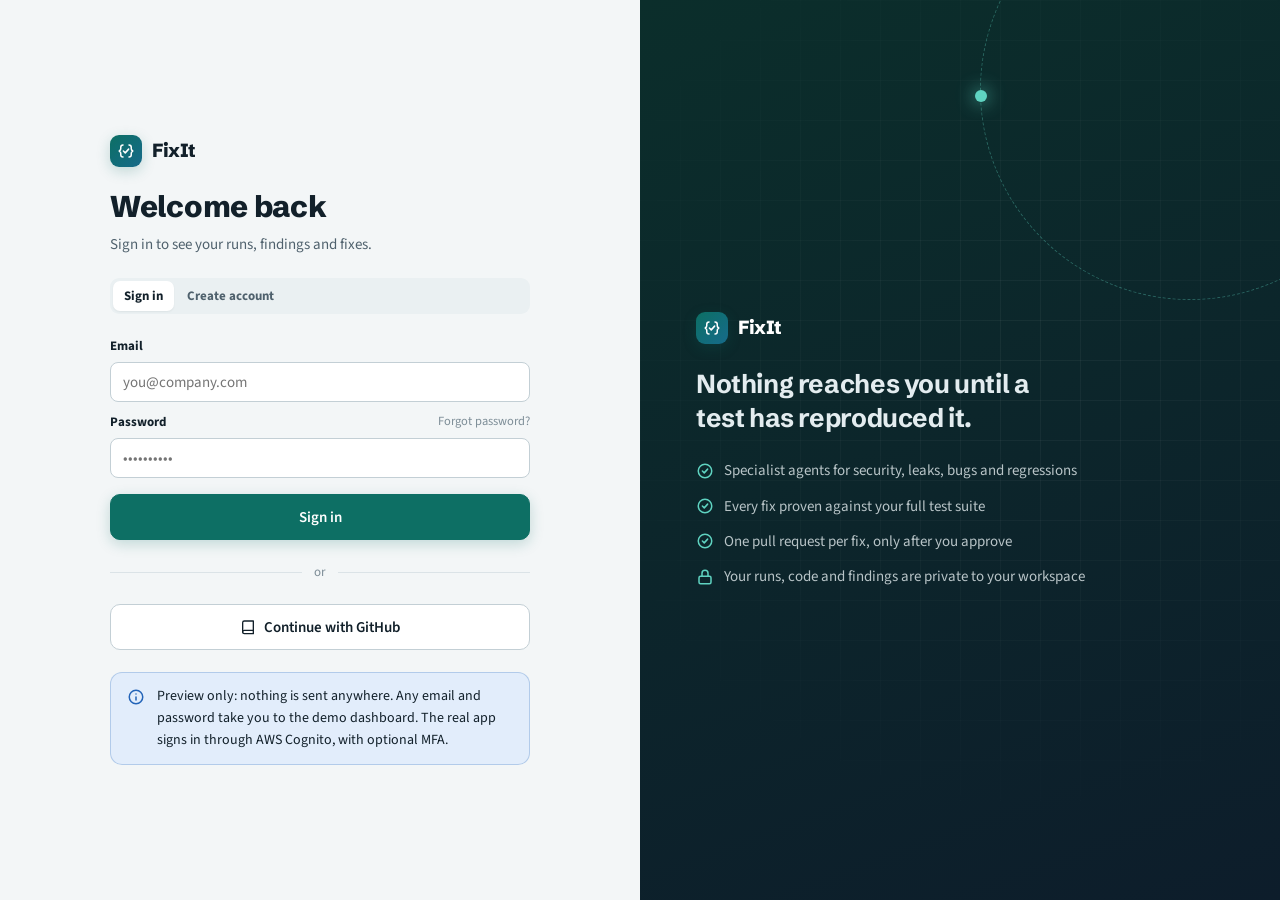
<file: signin.html>
<!doctype html>
<html lang="en">
  <head>
    <meta charset="utf-8" />
    <meta name="viewport" content="width=device-width, initial-scale=1" />
    <title>Sign in · FixIt</title>
    <link rel="icon" href="assets/img/favicon.svg" type="image/svg+xml" />
    <link rel="preconnect" href="https://fonts.googleapis.com" />
    <link rel="preconnect" href="https://fonts.gstatic.com" crossorigin />
    <link rel="stylesheet" href="https://fonts.googleapis.com/css2?family=IBM+Plex+Mono:wght@400;500;600&family=Schibsted+Grotesk:wght@500;700;800&family=Source+Sans+3:wght@400;600;700&display=swap" />
    <link rel="stylesheet" href="assets/css/main.css" />
    <link rel="stylesheet" href="assets/css/landing.css" />
    <script>try{var t=localStorage.getItem("fixit.theme");if(t)document.documentElement.setAttribute("data-theme",t)}catch(e){}</script>
  </head>
  <body>
    <div class="auth">
      <main class="auth-main">
        <div class="auth-card">
          <a class="brand" href="index.html"><span class="brand-mark"><i data-icon="logo"></i></span>FixIt</a>

          <div>
            <h1 id="auth-title">Welcome back</h1>
            <p class="sub" id="auth-sub">Sign in to see your runs, findings and fixes.</p>
          </div>

          <div class="seg" role="group" aria-label="Sign in or create an account">
            <button type="button" data-mode="signin" aria-pressed="true">Sign in</button>
            <button type="button" data-mode="signup" aria-pressed="false">Create account</button>
          </div>

          <form id="auth-form" class="stack-sm" novalidate>
            <div class="field" data-only="signup" hidden>
              <label class="label" for="name">Name</label>
              <input class="input" id="name" name="name" autocomplete="name" placeholder="Your name" />
            </div>
            <div class="field">
              <label class="label" for="email">Email</label>
              <input class="input" id="email" name="email" type="email" autocomplete="email" placeholder="you@company.com" required />
            </div>
            <div class="field">
              <div class="row-between">
                <label class="label" for="password">Password</label>
                <a href="#" class="hint" data-only="signin" id="forgot">Forgot password?</a>
              </div>
              <input class="input" id="password" name="password" type="password" autocomplete="current-password" placeholder="••••••••••" required />
              <span class="hint" data-only="signup" hidden>At least 12 characters. We'll email you a code to verify the address.</span>
            </div>
            <p class="hint" id="auth-error" role="alert" style="color:var(--danger)" hidden></p>
            <button class="btn btn-primary btn-lg" type="submit" id="auth-submit" style="width:100%;margin-top:6px">Sign in</button>
          </form>

          <div class="or">or</div>
          <button class="btn btn-lg" type="button" id="sso" style="width:100%"><i data-icon="gitRepo"></i>Continue with GitHub</button>

          <div class="notice notice-info">
            <i data-icon="info"></i>
            <span>Preview only: nothing is sent anywhere. Any email and password take you to the demo dashboard. The real app signs in through AWS Cognito, with optional MFA.</span>
          </div>
        </div>
      </main>

      <aside class="auth-side" aria-hidden="true">
        <div class="orbit"></div>
        <a class="brand" href="index.html" style="color:#fff"><span class="brand-mark"><i data-icon="logo"></i></span>FixIt</a>
        <blockquote>Nothing reaches you until a test has reproduced it.</blockquote>
        <div class="points">
          <span><i data-icon="checkCircle"></i>Specialist agents for security, leaks, bugs and regressions</span>
          <span><i data-icon="checkCircle"></i>Every fix proven against your full test suite</span>
          <span><i data-icon="checkCircle"></i>One pull request per fix, only after you approve</span>
          <span><i data-icon="lock"></i>Your runs, code and findings are private to your workspace</span>
        </div>
      </aside>
    </div>

    <script src="assets/js/mock-data.js"></script>
    <script src="assets/js/api.js"></script>
    <script src="assets/js/ui.js"></script>
    <script>
      (function () {
        "use strict";
        const UI = window.FixItUI;
        UI.hydrateIcons();

        const form = document.getElementById("auth-form");
        const submit = document.getElementById("auth-submit");
        const error = document.getElementById("auth-error");
        const copy = {
          signin: ["Welcome back", "Sign in to see your runs, findings and fixes.", "Sign in", "current-password"],
          signup: ["Create your workspace", "Your first sign-in creates a private workspace for your runs.", "Create account", "new-password"],
        };

        function setMode(mode) {
          const [title, sub, button, autocomplete] = copy[mode];
          document.getElementById("auth-title").textContent = title;
          document.getElementById("auth-sub").textContent = sub;
          submit.textContent = button;
          document.getElementById("password").setAttribute("autocomplete", autocomplete);
          document.querySelectorAll("[data-mode]").forEach((b) => b.setAttribute("aria-pressed", String(b.dataset.mode === mode)));
          document.querySelectorAll("[data-only]").forEach((el) => (el.hidden = el.dataset.only !== mode));
          form.dataset.mode = mode;
          error.hidden = true;
        }

        document.querySelectorAll("[data-mode]").forEach((b) => b.addEventListener("click", () => setMode(b.dataset.mode)));
        setMode(UI.qs("mode") === "signup" ? "signup" : "signin");

        function enter(label) {
          submit.classList.add("is-loading");
          submit.dataset.label = label;
          setTimeout(() => (location.href = "dashboard.html"), 900);
        }

        form.addEventListener("submit", (e) => {
          e.preventDefault();
          const email = form.email.value.trim();
          if (!/^[^@\s]+@[^@\s]+\.[^@\s]+$/.test(email)) {
            error.textContent = "Enter a valid email address.";
            error.hidden = false;
            form.email.classList.add("is-invalid");
            form.email.focus();
            return;
          }
          form.email.classList.remove("is-invalid");
          if (!form.password.value) {
            error.textContent = "Enter your password.";
            error.hidden = false;
            form.password.focus();
            return;
          }
          // Mock: the values are never sent or stored.
          form.password.value = "";
          enter("Signing in");
        });

        document.getElementById("sso").addEventListener("click", () => enter("GitHub"));
        document.getElementById("forgot").addEventListener("click", (e) => {
          e.preventDefault();
          UI.toast("info", "Password reset", "In the real app Cognito emails you a reset code.");
        });
      })();
    </script>
  </body>
</html>
</file>
<file: assets/css/main.css>
/* FixIt frontend: design tokens, base styles, shared components and the app shell.
   Light and dark themes share one set of token names; components only use tokens. */

:root {
  --bg: #f3f6f7;
  --surface: #ffffff;
  --surface-2: #f8fafb;
  --sunken: #eaf0f2;
  --ink: #12202a;
  --ink-2: #4f616d;
  --ink-3: #7d8d97;
  --line: #dbe3e7;
  --line-strong: #c3cfd5;

  --accent: #0d6f64;
  --accent-hover: #0a5c53;
  --accent-ink: #ffffff;
  --accent-soft: #dcefeb;
  --accent-glow: rgba(13, 111, 100, 0.22);

  --ok: #23803a;
  --ok-soft: #e1f3e4;
  --warn: #a35a00;
  --warn-soft: #fcefdc;
  --danger: #c2334b;
  --danger-soft: #fbe4e8;
  --info: #2364b8;
  --info-soft: #e2edfb;
  --violet: #6c4bd1;
  --violet-soft: #ece6fc;

  --cat-security: #d23f58;
  --cat-leak: #7b55e0;
  --cat-bug: #d9821a;
  --cat-regression: #2f7fd6;
  --cat-improvement: #179583;

  --code-bg: #0f1a21;
  --code-ink: #d7e3e8;
  --code-dim: #6f8591;
  --diff-add: rgba(46, 160, 67, 0.18);
  --diff-add-ink: #7ee08f;
  --diff-del: rgba(218, 54, 80, 0.18);
  --diff-del-ink: #ff9aa9;

  --shadow-sm: 0 1px 2px rgba(18, 32, 42, 0.06);
  --shadow: 0 1px 2px rgba(18, 32, 42, 0.05), 0 6px 20px rgba(18, 32, 42, 0.06);
  --shadow-lg: 0 18px 50px rgba(18, 32, 42, 0.16);

  --radius-sm: 6px;
  --radius: 10px;
  --radius-lg: 16px;

  --font-display: "Schibsted Grotesk", "Segoe UI", system-ui, sans-serif;
  --font-body: "Source Sans 3", "Segoe UI", system-ui, sans-serif;
  --font-mono: "IBM Plex Mono", ui-monospace, "Cascadia Code", Consolas, monospace;

  --sidebar-w: 248px;
  --ease: cubic-bezier(0.2, 0.8, 0.2, 1);
  color-scheme: light;
}

@media (prefers-color-scheme: dark) {
  :root:not([data-theme="light"]) {
    --bg: #0b1216;
    --surface: #111b21;
    --surface-2: #142028;
    --sunken: #0e171c;
    --ink: #e3ecef;
    --ink-2: #9db0ba;
    --ink-3: #6f838e;
    --line: #213139;
    --line-strong: #2d414b;
    --accent: #3fc2ae;
    --accent-hover: #5fd3c1;
    --accent-ink: #062420;
    --accent-soft: #123430;
    --accent-glow: rgba(63, 194, 174, 0.25);
    --ok: #6fcf80;
    --ok-soft: #14301a;
    --warn: #f2b25c;
    --warn-soft: #33240f;
    --danger: #ff7d92;
    --danger-soft: #3a1820;
    --info: #79b2f5;
    --info-soft: #14253b;
    --violet: #b39cff;
    --violet-soft: #251d40;
    --cat-security: #ff7d92;
    --cat-leak: #b39cff;
    --cat-bug: #f2b25c;
    --cat-regression: #79b2f5;
    --cat-improvement: #5fd3c1;
    --code-bg: #081014;
    --shadow-sm: 0 1px 2px rgba(0, 0, 0, 0.3);
    --shadow: 0 1px 2px rgba(0, 0, 0, 0.3), 0 8px 24px rgba(0, 0, 0, 0.25);
    --shadow-lg: 0 20px 60px rgba(0, 0, 0, 0.5);
    color-scheme: dark;
  }
}

:root[data-theme="dark"] {
  --bg: #0b1216;
  --surface: #111b21;
  --surface-2: #142028;
  --sunken: #0e171c;
  --ink: #e3ecef;
  --ink-2: #9db0ba;
  --ink-3: #6f838e;
  --line: #213139;
  --line-strong: #2d414b;
  --accent: #3fc2ae;
  --accent-hover: #5fd3c1;
  --accent-ink: #062420;
  --accent-soft: #123430;
  --accent-glow: rgba(63, 194, 174, 0.25);
  --ok: #6fcf80;
  --ok-soft: #14301a;
  --warn: #f2b25c;
  --warn-soft: #33240f;
  --danger: #ff7d92;
  --danger-soft: #3a1820;
  --info: #79b2f5;
  --info-soft: #14253b;
  --violet: #b39cff;
  --violet-soft: #251d40;
  --cat-security: #ff7d92;
  --cat-leak: #b39cff;
  --cat-bug: #f2b25c;
  --cat-regression: #79b2f5;
  --cat-improvement: #5fd3c1;
  --code-bg: #081014;
  --shadow-sm: 0 1px 2px rgba(0, 0, 0, 0.3);
  --shadow: 0 1px 2px rgba(0, 0, 0, 0.3), 0 8px 24px rgba(0, 0, 0, 0.25);
  --shadow-lg: 0 20px 60px rgba(0, 0, 0, 0.5);
  color-scheme: dark;
}

/* ---------- base ---------- */

*,
*::before,
*::after {
  box-sizing: border-box;
}

html {
  -webkit-text-size-adjust: 100%;
}

body {
  margin: 0;
  background: var(--bg);
  color: var(--ink);
  font: 15px/1.55 var(--font-body);
  -webkit-font-smoothing: antialiased;
}

h1,
h2,
h3,
h4 {
  font-family: var(--font-display);
  line-height: 1.2;
  margin: 0;
  letter-spacing: -0.01em;
  text-wrap: balance;
}

h1 {
  font-size: clamp(24px, 3vw, 30px);
  font-weight: 800;
}

h2 {
  font-size: 19px;
  font-weight: 700;
}

h3 {
  font-size: 16px;
  font-weight: 700;
}

p {
  margin: 0;
}

a {
  color: var(--accent);
  text-decoration: none;
}

a:hover {
  text-decoration: underline;
}

code,
kbd,
.mono {
  font-family: var(--font-mono);
  font-size: 0.88em;
}

:not(pre) > code {
  background: var(--sunken);
  border: 1px solid var(--line);
  border-radius: 4px;
  padding: 1px 5px;
}

img,
svg {
  max-width: 100%;
}

svg[width="1em"] {
  vertical-align: -0.125em;
  flex: none;
}

button,
input,
select,
textarea {
  font: inherit;
  color: inherit;
}

:focus-visible {
  outline: 2px solid var(--accent);
  outline-offset: 2px;
}

[hidden] {
  display: none !important;
}

.sr-only {
  position: absolute;
  width: 1px;
  height: 1px;
  overflow: hidden;
  clip: rect(0 0 0 0);
  white-space: nowrap;
}

.muted {
  color: var(--ink-2);
}

.faint {
  color: var(--ink-3);
}

.nowrap {
  white-space: nowrap;
}

.num {
  font-variant-numeric: tabular-nums;
}

/* ---------- buttons ---------- */

.btn {
  display: inline-flex;
  align-items: center;
  justify-content: center;
  gap: 8px;
  height: 38px;
  padding: 0 16px;
  border-radius: 8px;
  border: 1px solid var(--line-strong);
  background: var(--surface);
  color: var(--ink);
  font-weight: 600;
  font-size: 14px;
  cursor: pointer;
  white-space: nowrap;
  text-decoration: none;
  transition: background 0.15s, border-color 0.15s, transform 0.15s var(--ease), box-shadow 0.2s;
}

.btn:hover {
  background: var(--surface-2);
  text-decoration: none;
}

.btn:active {
  transform: translateY(1px);
}

.btn svg {
  width: 16px;
  height: 16px;
  flex: none;
}

.btn-primary {
  background: var(--accent);
  border-color: var(--accent);
  color: var(--accent-ink);
  box-shadow: 0 4px 14px var(--accent-glow);
}

.btn-primary:hover {
  background: var(--accent-hover);
  border-color: var(--accent-hover);
}

.btn-ghost {
  background: transparent;
  border-color: transparent;
}

.btn-ghost:hover {
  background: var(--sunken);
}

.btn-danger {
  color: var(--danger);
  border-color: color-mix(in srgb, var(--danger) 40%, transparent);
}

.btn-danger:hover {
  background: var(--danger-soft);
}

.btn-sm {
  height: 30px;
  padding: 0 11px;
  font-size: 13px;
  border-radius: 7px;
}

.btn-lg {
  height: 46px;
  padding: 0 22px;
  font-size: 15px;
  border-radius: 10px;
}

.btn[disabled],
.btn.is-disabled {
  opacity: 0.5;
  cursor: not-allowed;
  box-shadow: none;
}

.btn.is-loading {
  pointer-events: none;
  color: transparent !important;
  position: relative;
}

.btn.is-loading::after {
  content: "";
  position: absolute;
  width: 16px;
  height: 16px;
  border-radius: 50%;
  border: 2px solid var(--accent-ink);
  border-right-color: transparent;
  animation: spin 0.7s linear infinite;
}

.icon-btn {
  width: 36px;
  height: 36px;
  display: inline-grid;
  place-items: center;
  border-radius: 8px;
  border: 1px solid transparent;
  background: transparent;
  color: var(--ink-2);
  cursor: pointer;
  position: relative;
  transition: background 0.15s, color 0.15s;
}

.icon-btn:hover {
  background: var(--sunken);
  color: var(--ink);
}

.icon-btn svg {
  width: 18px;
  height: 18px;
}

.badge-dot {
  position: absolute;
  top: 6px;
  right: 6px;
  min-width: 16px;
  height: 16px;
  padding: 0 4px;
  border-radius: 999px;
  background: var(--danger);
  color: #fff;
  font: 700 10px/16px var(--font-body);
  text-align: center;
  border: 2px solid var(--surface);
  box-sizing: content-box;
}

/* ---------- chips, pills, badges ---------- */

.chip {
  display: inline-flex;
  align-items: center;
  gap: 6px;
  height: 24px;
  padding: 0 9px;
  border-radius: 999px;
  border: 1px solid var(--line);
  background: var(--surface-2);
  color: var(--ink-2);
  font-size: 12.5px;
  font-weight: 600;
  white-space: nowrap;
}

.chip .dot {
  width: 7px;
  height: 7px;
  border-radius: 50%;
  background: currentColor;
  flex: none;
}

.chip-mono {
  font-family: var(--font-mono);
  font-weight: 500;
  font-size: 12px;
  display: inline-block;
  line-height: 22px;
  max-width: 100%;
  overflow: hidden;
  text-overflow: ellipsis;
}

.cat-security .dot { background: var(--cat-security); }
.cat-leak .dot { background: var(--cat-leak); }
.cat-bug .dot { background: var(--cat-bug); }
.cat-regression .dot { background: var(--cat-regression); }
.cat-improvement .dot { background: var(--cat-improvement); }

.sev {
  display: inline-flex;
  align-items: center;
  height: 22px;
  padding: 0 8px;
  border-radius: 5px;
  font: 600 11px/1 var(--font-mono);
  text-transform: uppercase;
  letter-spacing: 0.05em;
  white-space: nowrap;
}

.sev-critical { background: var(--danger); color: #fff; }
.sev-high { background: var(--danger-soft); color: var(--danger); }
.sev-medium { background: var(--warn-soft); color: var(--warn); }
.sev-low { background: var(--info-soft); color: var(--info); }
.sev-info { background: var(--sunken); color: var(--ink-2); }

.pill {
  display: inline-flex;
  align-items: center;
  gap: 7px;
  height: 26px;
  padding: 0 11px 0 9px;
  border-radius: 999px;
  font-size: 12.5px;
  font-weight: 700;
  white-space: nowrap;
  background: var(--sunken);
  color: var(--ink-2);
}

.pill .dot {
  width: 8px;
  height: 8px;
  border-radius: 50%;
  background: currentColor;
  position: relative;
}

.pill.is-live .dot::after {
  content: "";
  position: absolute;
  inset: -4px;
  border-radius: 50%;
  border: 2px solid currentColor;
  animation: ping 1.6s var(--ease) infinite;
}

.pill-queued { background: var(--sunken); color: var(--ink-2); }
.pill-running { background: var(--info-soft); color: var(--info); }
.pill-waiting_human { background: var(--warn-soft); color: var(--warn); }
.pill-succeeded { background: var(--ok-soft); color: var(--ok); }
.pill-needs_info { background: var(--violet-soft); color: var(--violet); }
.pill-failed_soft { background: var(--danger-soft); color: var(--danger); }
.pill-failed_hard { background: var(--danger-soft); color: var(--danger); }
.pill-expired { background: var(--sunken); color: var(--ink-3); }
.pill-cancelled { background: var(--sunken); color: var(--ink-3); }

.verdict {
  display: inline-flex;
  align-items: center;
  gap: 6px;
  font-size: 12.5px;
  font-weight: 700;
  white-space: nowrap;
}

.verdict svg {
  width: 15px;
  height: 15px;
}

.verdict-confirmed { color: var(--ok); }
.verdict-rejected { color: var(--ink-3); }
.verdict-inconclusive { color: var(--warn); }
.verdict-suggestion { color: var(--cat-improvement); }
.verdict-pending { color: var(--ink-3); }

/* ---------- cards & layout helpers ---------- */

.card {
  background: var(--surface);
  border: 1px solid var(--line);
  border-radius: var(--radius-lg);
  box-shadow: var(--shadow-sm);
  min-width: 0;
}

.card-head {
  display: flex;
  align-items: center;
  justify-content: space-between;
  gap: 12px;
  padding: 16px 20px 0;
  flex-wrap: wrap;
}

.card-head h2 {
  font-size: 16px;
}

.card-sub {
  color: var(--ink-3);
  font-size: 13px;
}

.card-body {
  padding: 16px 20px 20px;
}

.card-body.flush {
  padding: 12px 0 0;
}

.grid {
  display: grid;
  gap: 20px;
}

.grid-2 { grid-template-columns: repeat(2, minmax(0, 1fr)); }
.grid-3 { grid-template-columns: repeat(3, minmax(0, 1fr)); }
.grid-4 { grid-template-columns: repeat(4, minmax(0, 1fr)); }
.grid-main { grid-template-columns: minmax(0, 1.65fr) minmax(0, 1fr); }

@media (max-width: 1100px) {
  .grid-4 { grid-template-columns: repeat(2, minmax(0, 1fr)); }
  .grid-main { grid-template-columns: minmax(0, 1fr); }
}

@media (max-width: 720px) {
  .grid-2,
  .grid-3,
  .grid-4 { grid-template-columns: minmax(0, 1fr); }
}

/* minmax(0, 1fr): an implicit auto column would grow to fit long unbreakable text. */
.stack { display: grid; grid-template-columns: minmax(0, 1fr); gap: 20px; align-content: start; min-width: 0; }
.stack-sm { display: grid; grid-template-columns: minmax(0, 1fr); gap: 10px; }
.row { display: flex; align-items: center; gap: 10px; flex-wrap: wrap; }
.row-between { display: flex; align-items: center; justify-content: space-between; gap: 12px; flex-wrap: wrap; }
.divider { height: 1px; background: var(--line); margin: 14px 0; border: 0; }

/* ---------- KPI tiles & meters ---------- */

.kpi {
  padding: 18px 20px;
  display: grid;
  gap: 6px;
  position: relative;
  overflow: hidden;
}

.kpi-label {
  color: var(--ink-2);
  font-size: 13px;
  font-weight: 600;
  display: flex;
  align-items: center;
  gap: 8px;
}

.kpi-label svg {
  width: 16px;
  height: 16px;
  color: var(--ink-3);
}

.kpi-value {
  font: 800 30px/1.1 var(--font-display);
  font-variant-numeric: tabular-nums;
  letter-spacing: -0.02em;
}

.kpi-value small {
  font-size: 15px;
  font-weight: 600;
  color: var(--ink-3);
  letter-spacing: 0;
}

.kpi-foot {
  font-size: 13px;
  color: var(--ink-3);
}

.kpi-foot .up { color: var(--ok); font-weight: 700; }

.meter {
  height: 8px;
  border-radius: 999px;
  background: var(--sunken);
  overflow: hidden;
  position: relative;
}

.meter-fill {
  height: 100%;
  width: 0;
  border-radius: inherit;
  background: var(--accent);
  transition: width 1.1s var(--ease);
}

.meter-fill.is-warn { background: var(--warn); }
.meter-fill.is-danger { background: var(--danger); }

.meter-row {
  display: grid;
  gap: 6px;
}

.meter-row .row-between {
  font-size: 13px;
}

/* ---------- tables ---------- */

.table-wrap {
  overflow-x: auto;
}

table.table {
  width: 100%;
  border-collapse: collapse;
  font-size: 14px;
  min-width: 720px;
}

.table th {
  text-align: left;
  font: 600 11.5px/1.3 var(--font-mono);
  text-transform: uppercase;
  letter-spacing: 0.06em;
  color: var(--ink-3);
  padding: 10px 14px;
  border-bottom: 1px solid var(--line);
  white-space: nowrap;
}

.table td {
  padding: 13px 14px;
  border-bottom: 1px solid var(--line);
  vertical-align: middle;
}

.table tr:last-child td {
  border-bottom: 0;
}

.table tbody tr {
  transition: background 0.15s;
}

.table tbody tr.is-link {
  cursor: pointer;
}

.table tbody tr.is-link:hover {
  background: var(--surface-2);
}

.table th:first-child,
.table td:first-child {
  padding-left: 20px;
}

.table th:last-child,
.table td:last-child {
  padding-right: 20px;
}

.repo-cell {
  display: flex;
  align-items: center;
  gap: 10px;
  min-width: 0;
}

.repo-cell strong {
  font-weight: 700;
}

.repo-avatar {
  width: 30px;
  height: 30px;
  border-radius: 8px;
  display: grid;
  place-items: center;
  font: 700 12px/1 var(--font-display);
  color: #fff;
  flex: none;
}

/* ---------- forms ---------- */

.field {
  display: grid;
  gap: 6px;
}

.label {
  font-size: 13px;
  font-weight: 700;
  color: var(--ink);
}

.hint {
  font-size: 12.5px;
  color: var(--ink-3);
}

.input,
.select,
.textarea {
  width: 100%;
  height: 40px;
  padding: 0 12px;
  border-radius: 8px;
  border: 1px solid var(--line-strong);
  background: var(--surface);
  transition: border-color 0.15s, box-shadow 0.15s;
}

.textarea {
  height: auto;
  min-height: 90px;
  padding: 10px 12px;
  resize: vertical;
  line-height: 1.5;
}

.input:focus,
.select:focus,
.textarea:focus {
  outline: none;
  border-color: var(--accent);
  box-shadow: 0 0 0 3px var(--accent-glow);
}

.input.is-invalid {
  border-color: var(--danger);
  box-shadow: 0 0 0 3px color-mix(in srgb, var(--danger) 20%, transparent);
}

.input-group {
  display: flex;
  align-items: center;
  border: 1px solid var(--line-strong);
  border-radius: 8px;
  background: var(--surface);
  transition: border-color 0.15s, box-shadow 0.15s;
}

.input-group:focus-within {
  border-color: var(--accent);
  box-shadow: 0 0 0 3px var(--accent-glow);
}

.input-group .input {
  border: 0;
  box-shadow: none !important;
  background: transparent;
}

.input-group .addon {
  padding: 0 0 0 12px;
  color: var(--ink-3);
  display: grid;
  place-items: center;
}

.input-group .addon svg {
  width: 16px;
  height: 16px;
}

.switch {
  display: inline-flex;
  align-items: center;
  gap: 10px;
  cursor: pointer;
  font-size: 14px;
}

.switch input {
  appearance: none;
  width: 38px;
  height: 22px;
  border-radius: 999px;
  background: var(--line-strong);
  position: relative;
  cursor: pointer;
  transition: background 0.2s;
  margin: 0;
  flex: none;
}

.switch input::after {
  content: "";
  position: absolute;
  top: 3px;
  left: 3px;
  width: 16px;
  height: 16px;
  border-radius: 50%;
  background: #fff;
  box-shadow: var(--shadow-sm);
  transition: transform 0.2s var(--ease);
}

.switch input:checked {
  background: var(--accent);
}

.switch input:checked::after {
  transform: translateX(16px);
}

.checkbox {
  appearance: none;
  width: 20px;
  height: 20px;
  border-radius: 6px;
  border: 1.5px solid var(--line-strong);
  background: var(--surface);
  display: inline-grid;
  place-items: center;
  cursor: pointer;
  margin: 0;
  flex: none;
  transition: background 0.15s, border-color 0.15s;
}

.checkbox::after {
  content: "";
  width: 10px;
  height: 6px;
  border-left: 2px solid var(--accent-ink);
  border-bottom: 2px solid var(--accent-ink);
  transform: rotate(-45deg) scale(0);
  margin-top: -2px;
  transition: transform 0.15s var(--ease);
}

.checkbox:checked {
  background: var(--accent);
  border-color: var(--accent);
}

.checkbox:checked::after {
  transform: rotate(-45deg) scale(1);
}

.checkbox:disabled {
  opacity: 0.4;
  cursor: not-allowed;
}

/* ---------- tabs & segmented filters ---------- */

.tabs {
  display: flex;
  gap: 4px;
  border-bottom: 1px solid var(--line);
  overflow-x: auto;
}

.tab {
  border: 0;
  background: transparent;
  padding: 10px 14px;
  font-weight: 700;
  font-size: 14px;
  color: var(--ink-2);
  cursor: pointer;
  border-bottom: 2px solid transparent;
  margin-bottom: -1px;
  white-space: nowrap;
  transition: color 0.15s, border-color 0.15s;
}

.tab:hover {
  color: var(--ink);
}

.tab[aria-selected="true"] {
  color: var(--accent);
  border-bottom-color: var(--accent);
}

.tab .count {
  margin-left: 6px;
  font: 600 11.5px var(--font-mono);
  padding: 2px 6px;
  border-radius: 999px;
  background: var(--sunken);
  color: var(--ink-2);
}

.seg {
  display: inline-flex;
  padding: 3px;
  border-radius: 9px;
  background: var(--sunken);
  gap: 2px;
  flex-wrap: wrap;
}

.seg button {
  border: 0;
  background: transparent;
  padding: 5px 11px;
  border-radius: 7px;
  font-size: 13px;
  font-weight: 700;
  color: var(--ink-2);
  cursor: pointer;
  display: inline-flex;
  align-items: center;
  gap: 6px;
  transition: background 0.15s, color 0.15s, box-shadow 0.15s;
}

.seg button[aria-pressed="true"] {
  background: var(--surface);
  color: var(--ink);
  box-shadow: var(--shadow-sm);
}

/* ---------- code, diffs, logs ---------- */

.code {
  margin: 0;
  background: var(--code-bg);
  color: var(--code-ink);
  border-radius: var(--radius);
  font: 13px/1.6 var(--font-mono);
  overflow-x: auto;
  padding: 12px 0;
}

.code .ln {
  display: grid;
  grid-template-columns: 52px minmax(0, 1fr);
  padding-right: 16px;
  white-space: pre;
}

.code .ln .no {
  color: var(--code-dim);
  text-align: right;
  padding-right: 14px;
  user-select: none;
}

.code .ln.is-hot {
  background: rgba(255, 125, 146, 0.12);
  box-shadow: inset 3px 0 0 #ff7d92;
}

.code .ln.add {
  background: var(--diff-add);
}

.code .ln.add .tx {
  color: var(--diff-add-ink);
}

.code .ln.del {
  background: var(--diff-del);
}

.code .ln.del .tx {
  color: var(--diff-del-ink);
}

.code .ln.hunk .tx {
  color: #7fb2f0;
}

.code .ln.meta .tx {
  color: var(--code-dim);
}

.file-bar {
  display: flex;
  align-items: center;
  justify-content: space-between;
  gap: 10px;
  padding: 9px 14px;
  background: var(--sunken);
  border: 1px solid var(--line);
  border-bottom: 0;
  border-radius: var(--radius) var(--radius) 0 0;
  font: 12.5px var(--font-mono);
  color: var(--ink-2);
  flex-wrap: wrap;
}

.file-bar + .code {
  border-radius: 0 0 var(--radius) var(--radius);
}

.file-bar .plus { color: var(--ok); font-weight: 600; }
.file-bar .minus { color: var(--danger); font-weight: 600; }

.log {
  background: var(--code-bg);
  color: var(--code-ink);
  border-radius: var(--radius);
  font: 12.5px/1.65 var(--font-mono);
  padding: 12px 0;
  height: 380px;
  overflow-y: auto;
  scroll-behavior: smooth;
}

.log-line {
  display: grid;
  grid-template-columns: 62px 104px minmax(0, 1fr);
  gap: 10px;
  padding: 2px 16px;
  animation: log-in 0.35s var(--ease) both;
}

.log-line .t {
  color: var(--code-dim);
}

.log-line .n {
  color: #7fb2f0;
  overflow: hidden;
  text-overflow: ellipsis;
  white-space: nowrap;
}

.log-line.ok .m { color: #8fe3a0; }
.log-line.warn .m { color: #f6c27a; }
.log-line.err .m { color: #ff9aa9; }

.log-cursor {
  padding: 2px 16px 2px 192px;
  color: var(--code-dim);
}

.log-cursor::after {
  content: "▍";
  animation: blink 1s steps(1) infinite;
}

@media (max-width: 600px) {
  .log-line { grid-template-columns: 54px minmax(0, 1fr); }
  .log-line .n { display: none; }
  .log-cursor { padding-left: 80px; }
}

/* ---------- modal & toasts ---------- */

.modal-backdrop {
  position: fixed;
  inset: 0;
  background: rgba(6, 14, 18, 0.55);
  backdrop-filter: blur(3px);
  display: grid;
  place-items: center;
  padding: 16px;
  z-index: 60;
  animation: fade-in 0.2s ease both;
}

.modal {
  width: min(560px, 100%);
  max-height: calc(100vh - 32px);
  overflow-y: auto;
  background: var(--surface);
  border: 1px solid var(--line);
  border-radius: 18px;
  box-shadow: var(--shadow-lg);
  animation: pop-in 0.28s var(--ease) both;
}

.modal-head {
  display: flex;
  align-items: flex-start;
  justify-content: space-between;
  gap: 12px;
  padding: 22px 24px 0;
}

.modal-head p {
  color: var(--ink-2);
  font-size: 14px;
  margin-top: 4px;
}

.modal-body {
  padding: 18px 24px;
  display: grid;
  gap: 16px;
}

.modal-foot {
  padding: 0 24px 22px;
  display: flex;
  justify-content: flex-end;
  gap: 10px;
  flex-wrap: wrap;
}

.toast-stack {
  position: fixed;
  right: 16px;
  bottom: 16px;
  display: grid;
  gap: 10px;
  z-index: 80;
  width: min(380px, calc(100vw - 32px));
}

.toast {
  display: flex;
  gap: 12px;
  align-items: flex-start;
  padding: 13px 15px;
  border-radius: 12px;
  background: var(--surface);
  border: 1px solid var(--line);
  box-shadow: var(--shadow-lg);
  animation: toast-in 0.35s var(--ease) both;
  font-size: 14px;
}

.toast.is-leaving {
  animation: toast-out 0.3s ease both;
}

.toast svg {
  width: 18px;
  height: 18px;
  flex: none;
  margin-top: 2px;
}

.toast.ok svg { color: var(--ok); }
.toast.info svg { color: var(--info); }
.toast.warn svg { color: var(--warn); }

.toast strong {
  display: block;
}

/* ---------- empty, skeleton, notices ---------- */

.empty {
  padding: 40px 20px;
  text-align: center;
  color: var(--ink-2);
  display: grid;
  gap: 8px;
  justify-items: center;
}

.empty svg {
  width: 36px;
  height: 36px;
  color: var(--ink-3);
}

.skeleton {
  border-radius: 8px;
  background: linear-gradient(90deg, var(--sunken) 0%, var(--surface-2) 50%, var(--sunken) 100%);
  background-size: 200% 100%;
  animation: shimmer 1.3s linear infinite;
}

.notice {
  display: flex;
  gap: 12px;
  align-items: flex-start;
  padding: 13px 16px;
  border-radius: 12px;
  font-size: 14px;
  border: 1px solid transparent;
}

.notice svg {
  width: 18px;
  height: 18px;
  flex: none;
  margin-top: 2px;
}

.notice-info { background: var(--info-soft); color: var(--ink); border-color: color-mix(in srgb, var(--info) 25%, transparent); }
.notice-info svg { color: var(--info); }
.notice-warn { background: var(--warn-soft); color: var(--ink); border-color: color-mix(in srgb, var(--warn) 25%, transparent); }
.notice-warn svg { color: var(--warn); }
.notice-ok { background: var(--ok-soft); color: var(--ink); border-color: color-mix(in srgb, var(--ok) 25%, transparent); }
.notice-ok svg { color: var(--ok); }
.notice-danger { background: var(--danger-soft); color: var(--ink); border-color: color-mix(in srgb, var(--danger) 25%, transparent); }
.notice-danger svg { color: var(--danger); }

.mock-banner {
  background: repeating-linear-gradient(-45deg, var(--warn-soft), var(--warn-soft) 10px, transparent 10px, transparent 20px), var(--surface);
  border-bottom: 1px solid var(--line);
  font-size: 12.5px;
  color: var(--ink-2);
  text-align: center;
  padding: 5px 16px;
}

.mock-banner strong {
  color: var(--warn);
}

/* ---------- brand ---------- */

.brand {
  display: inline-flex;
  align-items: center;
  gap: 10px;
  color: var(--ink);
  font: 800 19px/1 var(--font-display);
  letter-spacing: -0.02em;
  text-decoration: none !important;
}

.brand-mark {
  width: 32px;
  height: 32px;
  border-radius: 9px;
  background: linear-gradient(135deg, var(--accent), color-mix(in srgb, var(--accent) 55%, #2364b8));
  display: grid;
  place-items: center;
  color: #fff;
  box-shadow: 0 4px 14px var(--accent-glow);
  flex: none;
}

.brand-mark svg {
  width: 18px;
  height: 18px;
}

/* ---------- app shell ---------- */

.shell {
  display: grid;
  grid-template-columns: var(--sidebar-w) minmax(0, 1fr);
  min-height: 100vh;
}

.sidebar {
  position: sticky;
  top: 0;
  height: 100vh;
  display: flex;
  flex-direction: column;
  gap: 22px;
  padding: 20px 14px;
  border-right: 1px solid var(--line);
  background: var(--surface);
  z-index: 40;
}

.sidebar .brand {
  padding: 0 8px;
}

.nav {
  display: grid;
  gap: 2px;
}

.nav-label {
  font: 600 11px/1 var(--font-mono);
  text-transform: uppercase;
  letter-spacing: 0.1em;
  color: var(--ink-3);
  padding: 14px 10px 8px;
}

.nav a {
  display: flex;
  align-items: center;
  gap: 11px;
  padding: 9px 10px;
  border-radius: 8px;
  color: var(--ink-2);
  font-weight: 600;
  font-size: 14.5px;
  text-decoration: none;
  position: relative;
  transition: background 0.15s, color 0.15s;
}

.nav a svg {
  width: 18px;
  height: 18px;
  flex: none;
}

.nav a:hover {
  background: var(--sunken);
  color: var(--ink);
}

.nav a[aria-current="page"] {
  background: var(--accent-soft);
  color: var(--accent);
}

.nav a[aria-current="page"]::before {
  content: "";
  position: absolute;
  left: -14px;
  top: 8px;
  bottom: 8px;
  width: 3px;
  border-radius: 0 3px 3px 0;
  background: var(--accent);
}

.nav .nav-count {
  margin-left: auto;
  font: 700 11px/1 var(--font-mono);
  padding: 4px 7px;
  border-radius: 999px;
  background: var(--warn-soft);
  color: var(--warn);
}

.sidebar-foot {
  margin-top: auto;
  display: grid;
  gap: 12px;
}

.budget-mini {
  padding: 12px;
  border-radius: 12px;
  background: var(--surface-2);
  border: 1px solid var(--line);
  display: grid;
  gap: 8px;
  font-size: 13px;
}

.user-card {
  display: flex;
  align-items: center;
  gap: 10px;
  padding: 8px;
  border-radius: 10px;
}

.user-card:hover {
  background: var(--sunken);
}

.avatar {
  width: 34px;
  height: 34px;
  border-radius: 50%;
  display: grid;
  place-items: center;
  font: 700 13px/1 var(--font-display);
  color: #fff;
  background: linear-gradient(135deg, #6c4bd1, #2364b8);
  flex: none;
}

.user-card .who {
  min-width: 0;
  line-height: 1.3;
}

.user-card .who strong {
  display: block;
  font-size: 14px;
}

.user-card .who span {
  display: block;
  font-size: 12.5px;
  color: var(--ink-3);
  overflow: hidden;
  text-overflow: ellipsis;
  white-space: nowrap;
}

.main {
  min-width: 0;
  display: flex;
  flex-direction: column;
}

.topbar {
  position: sticky;
  top: 0;
  z-index: 30;
  display: flex;
  align-items: center;
  gap: 12px;
  height: 64px;
  padding: 0 28px;
  background: color-mix(in srgb, var(--bg) 82%, transparent);
  backdrop-filter: blur(10px);
  border-bottom: 1px solid var(--line);
}

.crumbs {
  display: flex;
  align-items: center;
  gap: 8px;
  font-size: 14px;
  color: var(--ink-3);
  min-width: 0;
  overflow: hidden;
  white-space: nowrap;
}

.crumbs a {
  color: var(--ink-2);
}

.crumbs svg {
  width: 14px;
  height: 14px;
  flex: none;
}

.crumbs .here {
  color: var(--ink);
  font-weight: 700;
  overflow: hidden;
  text-overflow: ellipsis;
}

.topbar-search {
  margin-left: auto;
  width: 280px;
}

.topbar-search .input {
  height: 36px;
}

.topbar-search kbd {
  margin-right: 10px;
  padding: 2px 6px;
  border-radius: 5px;
  border: 1px solid var(--line);
  color: var(--ink-3);
  font-size: 11px;
}

.menu-btn {
  display: none;
}

.page {
  width: 100%;
  max-width: 1280px;
  margin: 0 auto;
  padding: 28px 28px 64px;
  display: grid;
  gap: 24px;
  align-content: start;
}

.page-head {
  display: flex;
  align-items: flex-end;
  justify-content: space-between;
  gap: 16px;
  flex-wrap: wrap;
}

.page-head .sub {
  color: var(--ink-2);
  margin-top: 6px;
  display: flex;
  align-items: center;
  gap: 10px;
  flex-wrap: wrap;
  font-size: 14px;
}

.page-head .actions {
  display: flex;
  gap: 10px;
  flex-wrap: wrap;
}

.eyebrow {
  font: 600 12px/1 var(--font-mono);
  text-transform: uppercase;
  letter-spacing: 0.12em;
  color: var(--accent);
  margin-bottom: 10px;
}

.sidebar-scrim {
  display: none;
}

@media (max-width: 960px) {
  .shell {
    grid-template-columns: minmax(0, 1fr);
  }

  .sidebar {
    position: fixed;
    left: 0;
    top: 0;
    width: min(280px, 86vw);
    transform: translateX(-102%);
    transition: transform 0.28s var(--ease);
    box-shadow: var(--shadow-lg);
  }

  .shell.nav-open .sidebar {
    transform: none;
  }

  .shell.nav-open .sidebar-scrim {
    display: block;
    position: fixed;
    inset: 0;
    background: rgba(6, 14, 18, 0.45);
    z-index: 35;
    animation: fade-in 0.2s ease both;
  }

  .menu-btn {
    display: inline-grid;
  }

  .topbar {
    padding: 0 16px;
  }

  .topbar-search {
    display: none;
  }

  .topbar-actions {
    margin-left: auto;
  }

  .page {
    padding: 20px 16px 56px;
  }
}

.topbar-actions {
  display: flex;
  align-items: center;
  gap: 4px;
}

/* ---------- dropdown (notifications) ---------- */

.popover {
  position: absolute;
  top: calc(100% + 8px);
  right: 0;
  width: min(360px, calc(100vw - 32px));
  background: var(--surface);
  border: 1px solid var(--line);
  border-radius: 14px;
  box-shadow: var(--shadow-lg);
  z-index: 50;
  animation: pop-in 0.2s var(--ease) both;
  overflow: hidden;
  text-align: left;
  color: var(--ink);
  cursor: default;
}

.popover-head {
  padding: 14px 16px 10px;
  font-weight: 700;
  border-bottom: 1px solid var(--line);
  font-family: var(--font-display);
}

.popover-item {
  display: flex;
  gap: 12px;
  padding: 12px 16px;
  border-bottom: 1px solid var(--line);
  font-size: 13.5px;
  color: var(--ink);
  text-decoration: none !important;
}

.popover-item:last-child {
  border-bottom: 0;
}

.popover-item:hover {
  background: var(--surface-2);
}

.popover-item .ic {
  width: 30px;
  height: 30px;
  border-radius: 8px;
  display: grid;
  place-items: center;
  flex: none;
}

.popover-item .ic svg {
  width: 16px;
  height: 16px;
}

.popover-item time {
  display: block;
  color: var(--ink-3);
  font-size: 12px;
  margin-top: 2px;
}

/* ---------- motion ---------- */

.reveal {
  opacity: 0;
  transform: translateY(14px);
  transition: opacity 0.6s var(--ease), transform 0.6s var(--ease);
}

.reveal.is-in {
  opacity: 1;
  transform: none;
}

.stagger > * {
  animation: rise 0.5s var(--ease) both;
}

.stagger > *:nth-child(1) { animation-delay: 0.02s; }
.stagger > *:nth-child(2) { animation-delay: 0.06s; }
.stagger > *:nth-child(3) { animation-delay: 0.1s; }
.stagger > *:nth-child(4) { animation-delay: 0.14s; }
.stagger > *:nth-child(5) { animation-delay: 0.18s; }
.stagger > *:nth-child(6) { animation-delay: 0.22s; }
.stagger > *:nth-child(7) { animation-delay: 0.26s; }
.stagger > *:nth-child(8) { animation-delay: 0.3s; }
.stagger > *:nth-child(9) { animation-delay: 0.34s; }
.stagger > *:nth-child(10) { animation-delay: 0.38s; }
.stagger > *:nth-child(11) { animation-delay: 0.42s; }
.stagger > *:nth-child(n + 12) { animation-delay: 0.46s; }

.spinner {
  width: 16px;
  height: 16px;
  border-radius: 50%;
  border: 2px solid currentColor;
  border-right-color: transparent;
  animation: spin 0.8s linear infinite;
  display: inline-block;
  flex: none;
}

@keyframes spin { to { transform: rotate(360deg); } }
@keyframes ping { 0% { transform: scale(0.6); opacity: 0.9; } 100% { transform: scale(1.6); opacity: 0; } }
@keyframes blink { 50% { opacity: 0; } }
@keyframes fade-in { from { opacity: 0; } }
@keyframes pop-in { from { opacity: 0; transform: translateY(8px) scale(0.98); } }
@keyframes rise { from { opacity: 0; transform: translateY(10px); } }
@keyframes log-in { from { opacity: 0; transform: translateX(-6px); } }
@keyframes toast-in { from { opacity: 0; transform: translateY(14px) scale(0.97); } }
@keyframes toast-out { to { opacity: 0; transform: translateX(30px); } }
@keyframes shimmer { to { background-position: -200% 0; } }
@keyframes dash { to { stroke-dashoffset: 0; } }
@keyframes pulse-ring { 0% { box-shadow: 0 0 0 0 var(--accent-glow); } 100% { box-shadow: 0 0 0 10px transparent; } }

@media (prefers-reduced-motion: reduce) {
  *,
  *::before,
  *::after {
    animation-duration: 0.01ms !important;
    animation-iteration-count: 1 !important;
    transition-duration: 0.01ms !important;
    scroll-behavior: auto !important;
  }

  .reveal {
    opacity: 1;
    transform: none;
  }
}

/* Same for the shared single-column grids. */
.kpi,
.field,
.meter-row,
.modal-body {
  grid-template-columns: minmax(0, 1fr);
}
</file>
<file: assets/css/landing.css>
/* Landing and sign-in pages. Builds on main.css tokens and components. */

.site {
  overflow-x: clip;
}

.site-nav {
  position: sticky;
  top: 0;
  z-index: 30;
  background: color-mix(in srgb, var(--bg) 80%, transparent);
  backdrop-filter: blur(12px);
  border-bottom: 1px solid transparent;
  transition: border-color 0.2s;
}

.site-nav.is-stuck {
  border-bottom-color: var(--line);
}

.site-nav .inner {
  max-width: 1200px;
  margin: 0 auto;
  height: 68px;
  padding: 0 24px;
  display: flex;
  align-items: center;
  gap: 28px;
}

.site-nav .links {
  display: flex;
  gap: 22px;
  font-weight: 600;
  font-size: 14.5px;
}

.site-nav .links a {
  color: var(--ink-2);
}

.site-nav .links a:hover {
  color: var(--ink);
  text-decoration: none;
}

.site-nav .cta {
  margin-left: auto;
  display: flex;
  gap: 8px;
  align-items: center;
}

@media (max-width: 760px) {
  .site-nav .links {
    display: none;
  }

  .site-nav .inner {
    padding: 0 16px;
  }
}

.wrap {
  max-width: 1200px;
  margin: 0 auto;
  padding: 0 24px;
}

@media (max-width: 600px) {
  .wrap {
    padding: 0 16px;
  }
}

/* ---------- hero ---------- */

.hero {
  position: relative;
  padding: 72px 0 96px;
}

.hero::before {
  content: "";
  position: absolute;
  inset: -120px 0 0;
  background:
    radial-gradient(600px 380px at 78% 30%, var(--accent-glow), transparent 70%),
    radial-gradient(520px 320px at 10% 10%, color-mix(in srgb, var(--info) 14%, transparent), transparent 70%);
  pointer-events: none;
  z-index: -1;
}

.hero::after {
  content: "";
  position: absolute;
  inset: -120px 0 0;
  background-image:
    linear-gradient(var(--line) 1px, transparent 1px),
    linear-gradient(90deg, var(--line) 1px, transparent 1px);
  background-size: 44px 44px;
  mask-image: radial-gradient(ellipse 70% 60% at 50% 30%, #000 30%, transparent 75%);
  -webkit-mask-image: radial-gradient(ellipse 70% 60% at 50% 30%, #000 30%, transparent 75%);
  opacity: 0.55;
  pointer-events: none;
  z-index: -2;
}

.hero-grid {
  display: grid;
  grid-template-columns: minmax(0, 1.05fr) minmax(0, 1fr);
  gap: 56px;
  align-items: center;
}

@media (max-width: 980px) {
  .hero-grid {
    grid-template-columns: minmax(0, 1fr);
    gap: 48px;
  }

  .hero {
    padding: 48px 0 72px;
  }
}

.hero h1 {
  font-size: clamp(36px, 5.4vw, 62px);
  line-height: 1.03;
  letter-spacing: -0.035em;
  font-weight: 800;
}

.hero h1 .accent {
  background: linear-gradient(100deg, var(--accent), color-mix(in srgb, var(--accent) 40%, var(--info)));
  -webkit-background-clip: text;
  background-clip: text;
  color: transparent;
}

.hero .lede {
  font-size: 19px;
  color: var(--ink-2);
  margin-top: 20px;
  max-width: 54ch;
}

.hero-form {
  margin-top: 30px;
  display: flex;
  gap: 10px;
  max-width: 560px;
  padding: 6px;
  border-radius: 14px;
  background: var(--surface);
  border: 1px solid var(--line-strong);
  box-shadow: var(--shadow);
}

.hero-form .input-group {
  flex: 1;
  border: 0;
  box-shadow: none !important;
  min-width: 0;
}

.hero-form .input {
  height: 46px;
  font-family: var(--font-mono);
  font-size: 14px;
}

@media (max-width: 520px) {
  .hero-form {
    flex-direction: column;
  }
}

.typed-caret::after {
  content: "";
  display: inline-block;
  width: 2px;
  height: 1.1em;
  background: var(--accent);
  margin-left: 1px;
  vertical-align: -2px;
  animation: blink 1s steps(1) infinite;
}

.proof-row {
  display: flex;
  flex-wrap: wrap;
  gap: 18px;
  margin-top: 22px;
  color: var(--ink-2);
  font-size: 14px;
  font-weight: 600;
}

.proof-row span {
  display: inline-flex;
  align-items: center;
  gap: 7px;
}

.proof-row svg {
  width: 16px;
  height: 16px;
  color: var(--ok);
}

/* Live run card in the hero */

.demo {
  position: relative;
}

.demo-card {
  position: relative;
  border-radius: 20px;
  background: var(--surface);
  border: 1px solid var(--line);
  box-shadow: var(--shadow-lg);
  overflow: hidden;
  animation: float 7s ease-in-out infinite;
}

.demo-top {
  display: flex;
  align-items: center;
  gap: 12px;
  padding: 16px 18px;
  border-bottom: 1px solid var(--line);
}

.demo-top .repo {
  font-weight: 700;
  font-size: 14.5px;
}

.demo-top .repo span {
  display: block;
  font: 12px var(--font-mono);
  color: var(--ink-3);
  font-weight: 400;
}

.demo-top .pill {
  margin-left: auto;
}

.demo-phases {
  display: grid;
  grid-template-columns: repeat(7, minmax(0, 1fr));
  gap: 6px;
  padding: 16px 18px 6px;
}

.demo-phase {
  display: grid;
  gap: 6px;
  font-size: 10.5px;
  font-weight: 700;
  color: var(--ink-3);
  text-align: center;
  text-transform: uppercase;
  letter-spacing: 0.04em;
}

.demo-phase .bar {
  height: 5px;
  border-radius: 999px;
  background: var(--sunken);
  overflow: hidden;
}

.demo-phase .bar::after {
  content: "";
  display: block;
  height: 100%;
  width: 0;
  background: var(--accent);
  border-radius: inherit;
  transition: width 0.7s var(--ease);
}

.demo-phase.is-done .bar::after {
  width: 100%;
}

.demo-phase.is-active .bar::after {
  width: 55%;
  animation: bar-pulse 1s ease-in-out infinite alternate;
}

.demo-phase.is-done,
.demo-phase.is-active {
  color: var(--ink);
}

@media (max-width: 520px) {
  .demo-phase {
    font-size: 0;
  }
}

.demo-list {
  padding: 10px 12px 14px;
  display: grid;
  gap: 8px;
  min-height: 286px;
  align-content: start;
}

.demo-finding {
  display: grid;
  grid-template-columns: auto minmax(0, 1fr) auto;
  gap: 12px;
  align-items: center;
  padding: 11px 12px;
  border-radius: 12px;
  border: 1px solid var(--line);
  background: var(--surface-2);
  animation: slide-in 0.5s var(--ease) both;
}

.demo-finding .t {
  font-weight: 700;
  font-size: 14px;
  white-space: nowrap;
  overflow: hidden;
  text-overflow: ellipsis;
}

.demo-finding .f {
  font: 12px var(--font-mono);
  color: var(--ink-3);
  white-space: nowrap;
  overflow: hidden;
  text-overflow: ellipsis;
}

.demo-finding .verdict.is-checking {
  color: var(--ink-3);
}

.demo-foot {
  display: flex;
  justify-content: space-between;
  gap: 12px;
  padding: 12px 18px;
  border-top: 1px solid var(--line);
  font-size: 13px;
  color: var(--ink-2);
  background: var(--surface-2);
}

.demo-badge {
  position: absolute;
  z-index: 2;
  display: flex;
  align-items: center;
  gap: 10px;
  padding: 10px 14px;
  border-radius: 12px;
  background: var(--surface);
  border: 1px solid var(--line);
  box-shadow: var(--shadow-lg);
  font-size: 13px;
  font-weight: 700;
  animation: float 6s ease-in-out infinite;
}

.demo-badge svg {
  width: 18px;
  height: 18px;
}

.demo-badge.pr {
  right: -18px;
  bottom: -22px;
  color: var(--ok);
  animation-delay: -2s;
}

.demo-badge.tests {
  left: -22px;
  bottom: 96px;
  color: var(--accent);
  animation-delay: -4s;
}

.demo-badge span {
  color: var(--ink);
}

@media (max-width: 600px) {
  .demo-badge {
    display: none;
  }
}

/* ---------- sections ---------- */

.section {
  padding: 88px 0;
  position: relative;
}

.section.alt {
  background: var(--surface);
  border-top: 1px solid var(--line);
  border-bottom: 1px solid var(--line);
}

.section-head {
  max-width: 680px;
  margin-bottom: 44px;
}

.section-head h2 {
  font-size: clamp(28px, 3.6vw, 40px);
  letter-spacing: -0.025em;
  font-weight: 800;
}

.section-head p {
  margin-top: 14px;
  font-size: 18px;
  color: var(--ink-2);
}

/* Flow: how it works */

.flow {
  display: grid;
  grid-template-columns: repeat(5, minmax(0, 1fr));
  gap: 18px;
  position: relative;
}

.flow-line {
  position: absolute;
  top: 34px;
  left: 8%;
  right: 8%;
  height: 2px;
  z-index: 0;
  overflow: visible;
}

.flow-line line {
  stroke: var(--accent);
  stroke-width: 2;
  stroke-dasharray: 6 8;
  animation: flow-dash 1.2s linear infinite;
}

.flow-step {
  position: relative;
  z-index: 1;
  display: grid;
  gap: 10px;
  justify-items: start;
}

.flow-icon {
  width: 68px;
  height: 68px;
  border-radius: 20px;
  display: grid;
  place-items: center;
  background: var(--surface);
  border: 1px solid var(--line);
  box-shadow: var(--shadow);
  color: var(--accent);
}

.flow-icon svg {
  width: 28px;
  height: 28px;
}

.flow-step .n {
  font: 600 12px var(--font-mono);
  color: var(--ink-3);
  letter-spacing: 0.08em;
}

.flow-step h3 {
  font-size: 18px;
}

.flow-step p {
  color: var(--ink-2);
  font-size: 15px;
}

@media (max-width: 980px) {
  .flow {
    grid-template-columns: repeat(2, minmax(0, 1fr));
  }

  .flow-line {
    display: none;
  }
}

@media (max-width: 560px) {
  .flow {
    grid-template-columns: minmax(0, 1fr);
  }
}

/* Agent team */

.team {
  display: grid;
  grid-template-columns: repeat(4, minmax(0, 1fr));
  gap: 16px;
}

@media (max-width: 980px) {
  .team {
    grid-template-columns: repeat(2, minmax(0, 1fr));
  }
}

@media (max-width: 560px) {
  .team {
    grid-template-columns: minmax(0, 1fr);
  }
}

.agent-tile {
  padding: 20px;
  border-radius: 16px;
  background: var(--bg);
  border: 1px solid var(--line);
  display: grid;
  gap: 10px;
  align-content: start;
  transition: transform 0.25s var(--ease), box-shadow 0.25s, border-color 0.25s;
}

.agent-tile:hover {
  transform: translateY(-4px);
  box-shadow: var(--shadow);
  border-color: var(--line-strong);
}

.agent-tile .ic {
  width: 42px;
  height: 42px;
  border-radius: 12px;
  display: grid;
  place-items: center;
}

.agent-tile .ic svg {
  width: 22px;
  height: 22px;
}

.agent-tile p {
  color: var(--ink-2);
  font-size: 14.5px;
}

.agent-tile.lead {
  grid-column: span 2;
  background: linear-gradient(140deg, var(--accent-soft), var(--bg) 70%);
}

@media (max-width: 560px) {
  .agent-tile.lead {
    grid-column: auto;
  }
}

/* Proof */

.proof {
  display: grid;
  grid-template-columns: minmax(0, 1fr) minmax(0, 1fr);
  gap: 20px;
}

@media (max-width: 900px) {
  .proof {
    grid-template-columns: minmax(0, 1fr);
  }
}

.test-run {
  font: 13px/1.7 var(--font-mono);
  background: var(--code-bg);
  color: var(--code-ink);
  border-radius: 14px;
  padding: 16px 18px;
  min-height: 210px;
}

.test-run .ok { color: #8fe3a0; }
.test-run .bad { color: #ff9aa9; }
.test-run .dim { color: var(--code-dim); }

.stat-strip {
  display: grid;
  grid-template-columns: repeat(4, minmax(0, 1fr));
  gap: 1px;
  background: var(--line);
  border: 1px solid var(--line);
  border-radius: 16px;
  overflow: hidden;
  margin-top: 28px;
}

.stat-strip div {
  background: var(--surface);
  padding: 20px;
}

.stat-strip b {
  display: block;
  font: 800 34px/1 var(--font-display);
  letter-spacing: -0.03em;
  color: var(--accent);
}

.stat-strip span {
  color: var(--ink-2);
  font-size: 14px;
  margin-top: 8px;
  display: block;
}

@media (max-width: 720px) {
  .stat-strip {
    grid-template-columns: repeat(2, minmax(0, 1fr));
  }
}

/* Safety */

.safety {
  display: grid;
  grid-template-columns: repeat(4, minmax(0, 1fr));
  gap: 16px;
}

@media (max-width: 980px) {
  .safety {
    grid-template-columns: repeat(2, minmax(0, 1fr));
  }
}

@media (max-width: 560px) {
  .safety {
    grid-template-columns: minmax(0, 1fr);
  }
}

.safety .box {
  padding: 22px;
  border-radius: 16px;
  border: 1px solid var(--line);
  background: var(--surface);
  display: grid;
  gap: 10px;
  align-content: start;
}

.safety .box svg {
  width: 24px;
  height: 24px;
  color: var(--accent);
}

.safety .box p {
  color: var(--ink-2);
  font-size: 14.5px;
}

/* CTA + footer */

.cta-band {
  border-radius: 24px;
  padding: 56px;
  background:
    radial-gradient(500px 260px at 85% 20%, rgba(255, 255, 255, 0.16), transparent 70%),
    linear-gradient(135deg, #0d6f64, #134e7c);
  color: #fff;
  display: grid;
  grid-template-columns: minmax(0, 1fr) auto;
  gap: 24px;
  align-items: center;
  position: relative;
  overflow: hidden;
}

.cta-band h2 {
  font-size: clamp(26px, 3.2vw, 38px);
  font-weight: 800;
  letter-spacing: -0.02em;
}

.cta-band p {
  color: rgba(255, 255, 255, 0.82);
  margin-top: 10px;
  font-size: 17px;
}

.cta-band .btn {
  background: #fff;
  color: #0b3d3a;
  border-color: #fff;
  box-shadow: none;
}

@media (max-width: 760px) {
  .cta-band {
    grid-template-columns: minmax(0, 1fr);
    padding: 36px 24px;
  }
}

.site-foot {
  padding: 40px 0 56px;
  color: var(--ink-3);
  font-size: 14px;
}

.site-foot .inner {
  display: flex;
  justify-content: space-between;
  gap: 16px;
  flex-wrap: wrap;
  align-items: center;
}

/* ---------- sign in ---------- */

.auth {
  min-height: 100vh;
  display: grid;
  grid-template-columns: minmax(0, 1fr) minmax(0, 1fr);
}

@media (max-width: 900px) {
  .auth {
    grid-template-columns: minmax(0, 1fr);
  }

  .auth-side {
    display: none !important;
  }
}

.auth-main {
  display: grid;
  place-items: center;
  padding: 40px 16px;
}

.auth-card {
  width: min(420px, 100%);
  display: grid;
  gap: 22px;
  animation: rise 0.5s var(--ease) both;
}

.auth-card h1 {
  font-size: 30px;
}

.auth-card .sub {
  color: var(--ink-2);
  margin-top: 8px;
}

.auth-side {
  position: relative;
  overflow: hidden;
  background: linear-gradient(160deg, #0b2e2b, #0d1d2b);
  color: #e3ecef;
  display: grid;
  align-content: center;
  padding: 56px;
  gap: 24px;
}

.auth-side::before {
  content: "";
  position: absolute;
  inset: 0;
  background-image:
    linear-gradient(rgba(255, 255, 255, 0.05) 1px, transparent 1px),
    linear-gradient(90deg, rgba(255, 255, 255, 0.05) 1px, transparent 1px);
  background-size: 40px 40px;
  mask-image: radial-gradient(circle at 60% 40%, #000, transparent 75%);
  -webkit-mask-image: radial-gradient(circle at 60% 40%, #000, transparent 75%);
}

.auth-side > * {
  position: relative;
}

.auth-side blockquote {
  margin: 0;
  font: 700 26px/1.3 var(--font-display);
  letter-spacing: -0.015em;
  max-width: 22ch;
}

.auth-side .points {
  display: grid;
  gap: 12px;
  color: rgba(227, 236, 239, 0.8);
}

.auth-side .points span {
  display: flex;
  gap: 10px;
  align-items: center;
}

.auth-side .points svg {
  width: 18px;
  height: 18px;
  color: #5fd3c1;
}

.orbit {
  position: absolute;
  right: -120px;
  top: -120px;
  width: 420px;
  height: 420px;
  border-radius: 50%;
  border: 1px dashed rgba(95, 211, 193, 0.35);
  animation: spin 40s linear infinite;
}

.orbit::after {
  content: "";
  position: absolute;
  top: 50%;
  left: -6px;
  width: 12px;
  height: 12px;
  border-radius: 50%;
  background: #5fd3c1;
  box-shadow: 0 0 18px #5fd3c1;
}

.or {
  display: grid;
  grid-template-columns: 1fr auto 1fr;
  gap: 12px;
  align-items: center;
  color: var(--ink-3);
  font-size: 13px;
}

.or::before,
.or::after {
  content: "";
  height: 1px;
  background: var(--line);
}

@keyframes float {
  0%, 100% { transform: translateY(0); }
  50% { transform: translateY(-10px); }
}

@keyframes slide-in {
  from { opacity: 0; transform: translateY(12px) scale(0.98); }
}

@keyframes bar-pulse {
  from { width: 35%; }
  to { width: 75%; }
}

@keyframes flow-dash {
  to { stroke-dashoffset: -28; }
}
</file>
<file: assets/css/pages.css>
/* Page-specific pieces of the app: dashboard, run, findings, fix flow, graph, settings. */

/* ---------- dashboard ---------- */

.hello {
  position: relative;
  overflow: hidden;
  padding: 26px 28px;
  border-radius: 20px;
  background:
    radial-gradient(420px 220px at 92% 10%, var(--accent-glow), transparent 70%),
    linear-gradient(120deg, var(--surface), var(--surface-2));
  border: 1px solid var(--line);
  display: grid;
  grid-template-columns: minmax(0, 1fr) auto;
  gap: 20px;
  align-items: center;
}

.hello h1 {
  font-size: clamp(22px, 2.6vw, 28px);
}

.hello p {
  color: var(--ink-2);
  margin-top: 6px;
}

@media (max-width: 760px) {
  .hello {
    grid-template-columns: minmax(0, 1fr);
    padding: 22px 20px;
  }
}

.spark {
  position: absolute;
  right: 14px;
  bottom: 12px;
  width: 96px;
  height: 34px;
  color: var(--accent);
  opacity: 0.9;
}

.spark path.line {
  fill: none;
  stroke: currentColor;
  stroke-width: 2;
  stroke-linecap: round;
  stroke-linejoin: round;
  stroke-dasharray: 300;
  stroke-dashoffset: 300;
  animation: dash 1.4s var(--ease) 0.2s forwards;
}

.spark path.area {
  fill: currentColor;
  opacity: 0.12;
}

.wait-item {
  display: grid;
  grid-template-columns: auto minmax(0, 1fr) auto;
  gap: 14px;
  align-items: center;
  padding: 14px 20px;
  border-top: 1px solid var(--line);
  color: var(--ink);
  text-decoration: none !important;
  transition: background 0.15s;
}

.wait-item:hover {
  background: var(--surface-2);
}

.wait-item .ic {
  width: 38px;
  height: 38px;
  border-radius: 10px;
  display: grid;
  place-items: center;
  background: var(--warn-soft);
  color: var(--warn);
  animation: pulse-ring 1.8s ease-out infinite;
}

.wait-item .ic svg {
  width: 18px;
  height: 18px;
}

.wait-item strong {
  display: block;
}

.wait-item span.muted {
  font-size: 13.5px;
}

.activity {
  display: grid;
}

.activity-item {
  display: grid;
  grid-template-columns: 28px minmax(0, 1fr);
  gap: 12px;
  padding: 10px 20px;
  position: relative;
  font-size: 14px;
}

.activity-item::before {
  content: "";
  position: absolute;
  left: 33px;
  top: 34px;
  bottom: -10px;
  width: 2px;
  background: var(--line);
}

.activity-item:last-child::before {
  display: none;
}

.activity-item .ic {
  width: 28px;
  height: 28px;
  border-radius: 50%;
  display: grid;
  place-items: center;
  position: relative;
  z-index: 1;
}

.activity-item .ic svg {
  width: 14px;
  height: 14px;
}

.activity-item time {
  display: block;
  color: var(--ink-3);
  font-size: 12.5px;
}

.bars {
  display: flex;
  align-items: flex-end;
  gap: 8px;
  height: 120px;
  padding-top: 8px;
}

.bars .bar {
  flex: 1;
  border-radius: 6px 6px 3px 3px;
  background: linear-gradient(180deg, var(--accent), color-mix(in srgb, var(--accent) 55%, transparent));
  transform-origin: bottom;
  animation: grow 0.8s var(--ease) both;
  position: relative;
  min-height: 4px;
}

.bars .bar:hover::after {
  content: attr(data-label);
  position: absolute;
  bottom: calc(100% + 6px);
  left: 50%;
  transform: translateX(-50%);
  background: var(--ink);
  color: var(--surface);
  font-size: 12px;
  padding: 3px 7px;
  border-radius: 5px;
  white-space: nowrap;
}

.bars-x {
  display: flex;
  gap: 8px;
  margin-top: 8px;
  font: 11px var(--font-mono);
  color: var(--ink-3);
}

.bars-x span {
  flex: 1;
  text-align: center;
}

@keyframes grow {
  from { transform: scaleY(0); }
}

/* ---------- run page ---------- */

.run-head {
  display: grid;
  gap: 16px;
}

.run-title {
  display: flex;
  align-items: center;
  gap: 14px;
  flex-wrap: wrap;
}

.run-title .repo-avatar {
  width: 44px;
  height: 44px;
  border-radius: 12px;
  font-size: 15px;
}

.meta {
  display: flex;
  flex-wrap: wrap;
  gap: 8px 20px;
  color: var(--ink-2);
  font-size: 14px;
}

.meta span {
  display: inline-flex;
  align-items: center;
  gap: 7px;
}

.meta svg {
  width: 15px;
  height: 15px;
  color: var(--ink-3);
}

.stepper {
  display: grid;
  grid-template-columns: repeat(7, minmax(0, 1fr));
  gap: 0;
  padding: 22px 20px 18px;
  overflow-x: auto;
}

.step {
  position: relative;
  display: grid;
  justify-items: center;
  text-align: center;
  gap: 8px;
  min-width: 96px;
}

.step::before {
  content: "";
  position: absolute;
  top: 17px;
  left: calc(-50% + 22px);
  right: calc(50% + 22px);
  height: 3px;
  border-radius: 3px;
  background: var(--line);
}

.step::after {
  content: "";
  position: absolute;
  top: 17px;
  left: calc(-50% + 22px);
  height: 3px;
  border-radius: 3px;
  width: 0;
  background: var(--accent);
  transition: width 0.6s var(--ease);
}

.step:first-child::before,
.step:first-child::after {
  display: none;
}

.step.is-done::after,
.step.is-active::after {
  width: calc(100% - 44px);
}

.step .dot {
  width: 36px;
  height: 36px;
  border-radius: 50%;
  display: grid;
  place-items: center;
  border: 2px solid var(--line-strong);
  background: var(--surface);
  color: var(--ink-3);
  position: relative;
  z-index: 1;
  transition: background 0.3s, border-color 0.3s, color 0.3s;
}

.step .dot svg {
  width: 16px;
  height: 16px;
}

.step.is-done .dot {
  background: var(--accent);
  border-color: var(--accent);
  color: var(--accent-ink);
}

.step.is-active .dot {
  border-color: var(--accent);
  color: var(--accent);
  animation: pulse-ring 1.6s ease-out infinite;
}

.step.is-failed .dot {
  border-color: var(--danger);
  color: var(--danger);
  background: var(--danger-soft);
}

.step strong {
  font-size: 13.5px;
}

.step small {
  font-size: 12px;
  color: var(--ink-3);
  line-height: 1.35;
  max-width: 14ch;
}

.agent-grid {
  display: grid;
  grid-template-columns: repeat(2, minmax(0, 1fr));
  gap: 12px;
}

@media (max-width: 600px) {
  .agent-grid {
    grid-template-columns: minmax(0, 1fr);
  }
}

.agent {
  padding: 14px;
  border-radius: 12px;
  border: 1px solid var(--line);
  background: var(--surface-2);
  display: grid;
  gap: 10px;
  transition: border-color 0.3s, box-shadow 0.3s;
}

.agent.is-running {
  border-color: color-mix(in srgb, var(--info) 45%, var(--line));
  box-shadow: 0 0 0 3px color-mix(in srgb, var(--info) 12%, transparent);
}

.agent-top {
  display: flex;
  align-items: center;
  gap: 10px;
}

.agent-top strong {
  font-size: 14.5px;
}

.agent-top .state {
  margin-left: auto;
  font-size: 12.5px;
  font-weight: 700;
  display: inline-flex;
  align-items: center;
  gap: 6px;
  color: var(--ink-3);
}

.agent-top .state svg {
  width: 15px;
  height: 15px;
}

.agent.is-done .state {
  color: var(--ok);
}

.agent.is-running .state {
  color: var(--info);
}

.agent-meta {
  display: flex;
  justify-content: space-between;
  gap: 8px;
  font-size: 12.5px;
  color: var(--ink-3);
  flex-wrap: wrap;
}

.role {
  font: 600 10.5px/1 var(--font-mono);
  text-transform: uppercase;
  letter-spacing: 0.06em;
  padding: 4px 6px;
  border-radius: 4px;
}

.role-strong {
  background: var(--violet-soft);
  color: var(--violet);
}

.role-cheap {
  background: var(--sunken);
  color: var(--ink-2);
}

.scanner-list {
  display: grid;
}

.scanner {
  display: grid;
  grid-template-columns: 20px 92px minmax(0, 1fr) auto;
  gap: 10px;
  align-items: center;
  padding: 9px 20px;
  font-size: 14px;
  border-top: 1px solid var(--line);
}

.scanner svg {
  width: 16px;
  height: 16px;
}

.scanner .tool {
  font: 600 13px var(--font-mono);
}

.scanner.ok svg { color: var(--ok); }
.scanner.warn svg { color: var(--warn); }
.scanner.err svg { color: var(--danger); }

.cost-row {
  display: grid;
  grid-template-columns: minmax(0, 150px) minmax(0, 1fr) 54px;
  gap: 12px;
  align-items: center;
  font-size: 13px;
}

.cost-row .node {
  font-family: var(--font-mono);
  font-size: 12px;
  color: var(--ink-2);
  overflow: hidden;
  text-overflow: ellipsis;
  white-space: nowrap;
}

.cost-row .meter {
  height: 10px;
}

.cost-row .meter-fill.strong {
  background: var(--violet);
}

.result-band {
  display: grid;
  grid-template-columns: minmax(0, 1fr) auto;
  gap: 16px;
  align-items: center;
  padding: 18px 20px;
  border-radius: 16px;
  background: linear-gradient(110deg, var(--accent-soft), var(--surface) 75%);
  border: 1px solid color-mix(in srgb, var(--accent) 30%, var(--line));
  animation: rise 0.5s var(--ease) both;
}

.result-band h2 {
  font-size: 18px;
}

@media (max-width: 640px) {
  .result-band {
    grid-template-columns: minmax(0, 1fr);
  }
}

/* ---------- findings ---------- */

.verdict-bar {
  display: flex;
  height: 12px;
  border-radius: 999px;
  overflow: hidden;
  background: var(--sunken);
  gap: 2px;
}

.verdict-bar span {
  height: 100%;
  transform-origin: left;
  animation: grow-x 0.9s var(--ease) both;
}

@keyframes grow-x {
  from { transform: scaleX(0); }
}

.legend {
  display: flex;
  flex-wrap: wrap;
  gap: 8px 18px;
  font-size: 13px;
  color: var(--ink-2);
}

.legend span {
  display: inline-flex;
  align-items: center;
  gap: 7px;
}

.legend i {
  width: 10px;
  height: 10px;
  border-radius: 3px;
  display: inline-block;
}

.filters {
  display: flex;
  flex-wrap: wrap;
  gap: 10px;
  align-items: center;
  justify-content: space-between;
}

.finding-list {
  display: grid;
  grid-template-columns: minmax(0, 1fr);
  gap: 12px;
}

.finding-card {
  display: grid;
  grid-template-columns: auto 44px minmax(0, 1fr) auto;
  gap: 16px;
  align-items: start;
  padding: 18px 20px;
  border-radius: 16px;
  background: var(--surface);
  border: 1px solid var(--line);
  box-shadow: var(--shadow-sm);
  transition: border-color 0.2s, box-shadow 0.2s, transform 0.2s var(--ease);
  cursor: pointer;
}

.finding-card:hover {
  border-color: var(--line-strong);
  box-shadow: var(--shadow);
  transform: translateY(-1px);
}

.finding-card.is-selected {
  border-color: var(--accent);
  box-shadow: 0 0 0 3px var(--accent-glow);
}

.finding-card.is-muted {
  opacity: 0.72;
}

.finding-card .rank {
  font: 800 22px/1 var(--font-display);
  color: var(--ink-3);
  text-align: center;
  padding-top: 2px;
}

.finding-card .rank small {
  display: block;
  font: 600 10.5px var(--font-mono);
  letter-spacing: 0.05em;
  margin-top: 4px;
}

.finding-card h3 {
  font-size: 16.5px;
  margin: 6px 0 4px;
}

.finding-card .loc {
  font: 12.5px var(--font-mono);
  color: var(--ink-3);
}

.finding-card .ev {
  color: var(--ink-2);
  font-size: 14px;
  margin-top: 8px;
  display: -webkit-box;
  -webkit-line-clamp: 2;
  -webkit-box-orient: vertical;
  overflow: hidden;
}

.finding-card .side {
  display: grid;
  gap: 10px;
  justify-items: end;
  text-align: right;
  min-width: 150px;
}

.conf {
  display: grid;
  gap: 4px;
  width: 120px;
  font-size: 12px;
  color: var(--ink-3);
}

.conf .meter {
  height: 6px;
}

.score {
  font: 700 13px var(--font-mono);
  color: var(--ink-2);
}

.finding-card .check-col {
  padding-top: 3px;
}

@media (max-width: 760px) {
  .finding-card {
    grid-template-columns: auto minmax(0, 1fr);
  }

  .finding-card .rank {
    display: none;
  }

  .finding-card .side {
    grid-column: 2;
    display: flex;
    flex-wrap: wrap;
    align-items: center;
    gap: 6px 14px;
    text-align: left;
    min-width: 0;
  }
}

/* The wrapper sticks: a sticky child can't leave a parent that is only as tall as itself. */
.select-slot {
  position: sticky;
  bottom: 16px;
  z-index: 20;
}

.select-slot:empty {
  display: none;
}

.select-bar {
  display: flex;
  align-items: center;
  gap: 14px;
  padding: 12px 14px 12px 20px;
  border-radius: 14px;
  background: var(--ink);
  color: var(--surface);
  box-shadow: var(--shadow-lg);
  animation: rise 0.3s var(--ease) both;
  flex-wrap: wrap;
}

.select-bar .grow {
  flex: 1;
  min-width: 160px;
}

.select-bar .btn-ghost {
  color: var(--surface);
}

.select-bar .btn-ghost:hover {
  background: rgba(255, 255, 255, 0.1);
}

/* ---------- finding / fix flow ---------- */

.pipeline {
  display: flex;
  gap: 0;
  overflow-x: auto;
  padding: 20px 20px 8px;
}

.pstage {
  flex: 1 0 104px;
  display: grid;
  justify-items: center;
  gap: 6px;
  text-align: center;
  position: relative;
}

.pstage::before {
  content: "";
  position: absolute;
  top: 15px;
  right: calc(50% + 18px);
  left: calc(-50% + 18px);
  height: 2px;
  background: var(--line);
}

.pstage.is-done::before,
.pstage.is-running::before,
.pstage.is-waiting::before {
  background: var(--accent);
}

.pstage:first-child::before {
  display: none;
}

.pstage .dot {
  width: 32px;
  height: 32px;
  border-radius: 50%;
  display: grid;
  place-items: center;
  background: var(--surface);
  border: 2px solid var(--line-strong);
  color: var(--ink-3);
  position: relative;
  z-index: 1;
}

.pstage .dot svg {
  width: 14px;
  height: 14px;
}

.pstage.is-done .dot {
  background: var(--accent);
  border-color: var(--accent);
  color: var(--accent-ink);
  animation: pop-in 0.35s var(--ease) both;
}

.pstage.is-running .dot {
  border-color: var(--info);
  color: var(--info);
}

.pstage.is-waiting .dot {
  border-color: var(--warn);
  background: var(--warn-soft);
  color: var(--warn);
  animation: pulse-ring 1.6s ease-out infinite;
}

.pstage strong {
  font-size: 13px;
}

.pstage small {
  font-size: 11.5px;
  color: var(--ink-3);
  max-width: 13ch;
  line-height: 1.3;
}

.attempts {
  display: grid;
  grid-template-columns: minmax(0, 1fr);
  gap: 0;
}

.attempt {
  display: grid;
  grid-template-columns: 36px minmax(0, 1fr);
  gap: 14px;
  padding-bottom: 20px;
  position: relative;
}

.attempt::before {
  content: "";
  position: absolute;
  left: 17px;
  top: 36px;
  bottom: 0;
  width: 2px;
  background: var(--line);
}

.attempt:last-child {
  padding-bottom: 0;
}

.attempt:last-child::before {
  display: none;
}

.attempt .badge {
  width: 36px;
  height: 36px;
  border-radius: 10px;
  display: grid;
  place-items: center;
  font: 700 14px var(--font-display);
}

.attempt.ok .badge {
  background: var(--ok-soft);
  color: var(--ok);
}

.attempt.bad .badge {
  background: var(--danger-soft);
  color: var(--danger);
}

.attempt .body {
  display: grid;
  gap: 8px;
  min-width: 0;
}

.failure-note {
  overflow-wrap: anywhere;
  border-left: 3px solid var(--danger);
  background: var(--danger-soft);
  border-radius: 0 10px 10px 0;
  padding: 10px 14px;
  font-size: 14px;
  display: grid;
  gap: 4px;
}

.kv {
  display: grid;
  grid-template-columns: 130px minmax(0, 1fr);
  gap: 8px 14px;
  font-size: 14px;
}

.kv dt {
  color: var(--ink-3);
}

.kv dd {
  margin: 0;
  min-width: 0;
  overflow-wrap: anywhere;
}

@media (max-width: 520px) {
  .kv {
    grid-template-columns: minmax(0, 1fr);
    gap: 2px;
  }

  .kv dd {
    margin-bottom: 8px;
  }
}

.approval {
  border: 1px solid color-mix(in srgb, var(--warn) 45%, var(--line));
  background: linear-gradient(160deg, var(--warn-soft), var(--surface) 55%);
}

.approval.is-done {
  border-color: color-mix(in srgb, var(--ok) 45%, var(--line));
  background: linear-gradient(160deg, var(--ok-soft), var(--surface) 55%);
}

.pr-card {
  display: grid;
  grid-template-columns: auto minmax(0, 1fr) auto;
  gap: 14px;
  align-items: center;
  padding: 16px 18px;
  border-radius: 14px;
  background: var(--surface);
  border: 1px solid var(--line);
  animation: pop-in 0.45s var(--ease) both;
}

.pr-card .ic {
  width: 40px;
  height: 40px;
  border-radius: 12px;
  display: grid;
  place-items: center;
  background: var(--ok-soft);
  color: var(--ok);
}

.pr-card .ic svg {
  width: 20px;
  height: 20px;
}

.success-burst {
  width: 64px;
  height: 64px;
  margin: 4px auto 0;
  color: var(--ok);
}

.success-burst circle {
  stroke-dasharray: 160;
  stroke-dashoffset: 160;
  animation: dash 0.6s var(--ease) forwards;
}

.success-burst path {
  stroke-dasharray: 40;
  stroke-dashoffset: 40;
  animation: dash 0.4s var(--ease) 0.45s forwards;
}

.explore {
  display: grid;
  grid-template-columns: minmax(0, 1fr);
  gap: 10px;
}

.explore-item {
  padding: 12px 14px;
  border-radius: 12px;
  background: var(--surface-2);
  border: 1px solid var(--line);
  display: grid;
  gap: 6px;
  font-size: 14px;
}

.explore-item .q {
  font-weight: 700;
}

.explore-item .refs {
  display: flex;
  flex-wrap: wrap;
  gap: 6px;
}

/* ---------- knowledge graph ---------- */

.graph-layout {
  display: grid;
  grid-template-columns: minmax(0, 1fr) 340px;
  gap: 20px;
  align-items: start;
}

@media (max-width: 1100px) {
  .graph-layout {
    grid-template-columns: minmax(0, 1fr);
  }
}

.graph-canvas {
  position: relative;
  border-radius: 16px;
  overflow: hidden;
  background:
    radial-gradient(circle at 1px 1px, var(--line) 1px, transparent 0) 0 0 / 22px 22px,
    var(--surface);
  border: 1px solid var(--line);
}

.graph-canvas svg {
  display: block;
  width: 100%;
  height: auto;
}

.g-edge {
  stroke: var(--line-strong);
  stroke-width: 1.6;
  fill: none;
  stroke-dasharray: 600;
  stroke-dashoffset: 600;
  animation: dash 1.2s var(--ease) forwards;
  transition: stroke 0.2s, stroke-width 0.2s, opacity 0.2s;
}

.g-edge.is-hot {
  stroke: var(--accent);
  stroke-width: 2.6;
}

.g-edge.is-dim {
  opacity: 0.18;
}

.g-node {
  cursor: pointer;
  transition: opacity 0.2s;
}

.g-node .core {
  transform-box: fill-box;
  transform-origin: center;
  animation: node-in 0.6s var(--ease) both;
  transition: transform 0.2s var(--ease);
}

.g-node:hover .core,
.g-node.is-selected .core {
  transform: scale(1.08);
}

.g-node .body {
  fill: var(--surface);
  stroke: var(--line-strong);
  stroke-width: 2;
}

.g-node.is-selected .body {
  stroke: var(--accent);
  stroke-width: 3;
}

.g-node .ring {
  fill: none;
  stroke-width: 6;
  stroke-linecap: round;
  transform: rotate(-90deg);
  transform-box: fill-box;
  transform-origin: center;
}

.g-node .label {
  font: 700 13px var(--font-display);
  fill: var(--ink);
  text-anchor: middle;
  pointer-events: none;
}

.g-node .sub {
  font: 11px var(--font-mono);
  fill: var(--ink-3);
  text-anchor: middle;
  pointer-events: none;
}

.g-node .flag {
  fill: var(--danger);
}

.g-node .flag-text {
  font: 700 11px var(--font-body);
  fill: #fff;
  text-anchor: middle;
  pointer-events: none;
}

.g-node .halo {
  fill: var(--danger);
  opacity: 0.16;
  transform-box: fill-box;
  transform-origin: center;
  animation: halo 2.4s ease-out infinite;
}

.g-node.is-dim {
  opacity: 0.3;
}

@keyframes node-in {
  from { transform: scale(0); opacity: 0; }
}

@keyframes halo {
  0% { transform: scale(0.85); opacity: 0.3; }
  100% { transform: scale(1.5); opacity: 0; }
}

.graph-toolbar {
  position: absolute;
  top: 14px;
  left: 14px;
  right: 14px;
  display: flex;
  gap: 10px;
  flex-wrap: wrap;
  justify-content: space-between;
  pointer-events: none;
}

.graph-toolbar > * {
  pointer-events: auto;
}

.graph-legend {
  display: flex;
  gap: 14px;
  flex-wrap: wrap;
  padding: 12px 16px;
  font-size: 12.5px;
  color: var(--ink-2);
  border-top: 1px solid var(--line);
  background: var(--surface);
}

.graph-legend span {
  display: inline-flex;
  align-items: center;
  gap: 6px;
}

.graph-legend i {
  width: 12px;
  height: 12px;
  border-radius: 50%;
  display: inline-block;
}

.stat-grid {
  display: grid;
  grid-template-columns: repeat(2, minmax(0, 1fr));
  gap: 10px;
}

.stat {
  padding: 12px;
  border-radius: 10px;
  background: var(--surface-2);
  border: 1px solid var(--line);
}

.stat b {
  display: block;
  font: 800 20px/1.1 var(--font-display);
  font-variant-numeric: tabular-nums;
}

.stat span {
  font-size: 12.5px;
  color: var(--ink-3);
}

.mini-finding {
  display: grid;
  grid-template-columns: auto minmax(0, 1fr);
  gap: 10px;
  align-items: center;
  padding: 10px 12px;
  border-radius: 10px;
  border: 1px solid var(--line);
  color: var(--ink);
  font-size: 14px;
  text-decoration: none !important;
  transition: background 0.15s;
}

.mini-finding:hover {
  background: var(--surface-2);
}

.mini-finding strong {
  display: block;
  overflow: hidden;
  text-overflow: ellipsis;
  white-space: nowrap;
}

/* ---------- settings ---------- */

.settings-layout {
  display: grid;
  grid-template-columns: 220px minmax(0, 1fr);
  gap: 24px;
  align-items: start;
}

@media (max-width: 860px) {
  .settings-layout {
    grid-template-columns: minmax(0, 1fr);
  }

  .settings-nav {
    position: static !important;
    display: flex !important;
    overflow-x: auto;
  }
}

.settings-layout .card {
  scroll-margin-top: 84px;
}

.settings-nav {
  position: sticky;
  top: 84px;
  display: grid;
  gap: 2px;
}

.settings-nav a {
  padding: 9px 12px;
  border-radius: 8px;
  color: var(--ink-2);
  font-weight: 600;
  font-size: 14.5px;
  white-space: nowrap;
  text-decoration: none;
}

.settings-nav a:hover,
.settings-nav a.is-active {
  background: var(--sunken);
  color: var(--ink);
}

.setting-row {
  display: grid;
  grid-template-columns: minmax(0, 1fr) minmax(0, 280px);
  gap: 20px;
  align-items: center;
  padding: 16px 20px;
  border-top: 1px solid var(--line);
}

.setting-row:first-child {
  border-top: 0;
}

.setting-row .label {
  font-size: 14.5px;
}

.setting-row .hint {
  display: block;
  margin-top: 2px;
  font-size: 13px;
}

@media (max-width: 640px) {
  .setting-row {
    grid-template-columns: minmax(0, 1fr);
    gap: 10px;
  }
}

.list-row {
  display: grid;
  grid-template-columns: auto minmax(0, 1fr) auto;
  gap: 14px;
  align-items: center;
  padding: 14px 20px;
  border-top: 1px solid var(--line);
  font-size: 14px;
}

.list-row:first-child {
  border-top: 0;
}

.list-row strong {
  display: block;
}

.danger-zone {
  border-color: color-mix(in srgb, var(--danger) 40%, var(--line));
}

/* Single-column grids that hold long text: keep the column from growing past its parent. */
.attempt .body,
.explore-item,
.agent,
.failure-note,
.run-head {
  grid-template-columns: minmax(0, 1fr);
}
</file>
